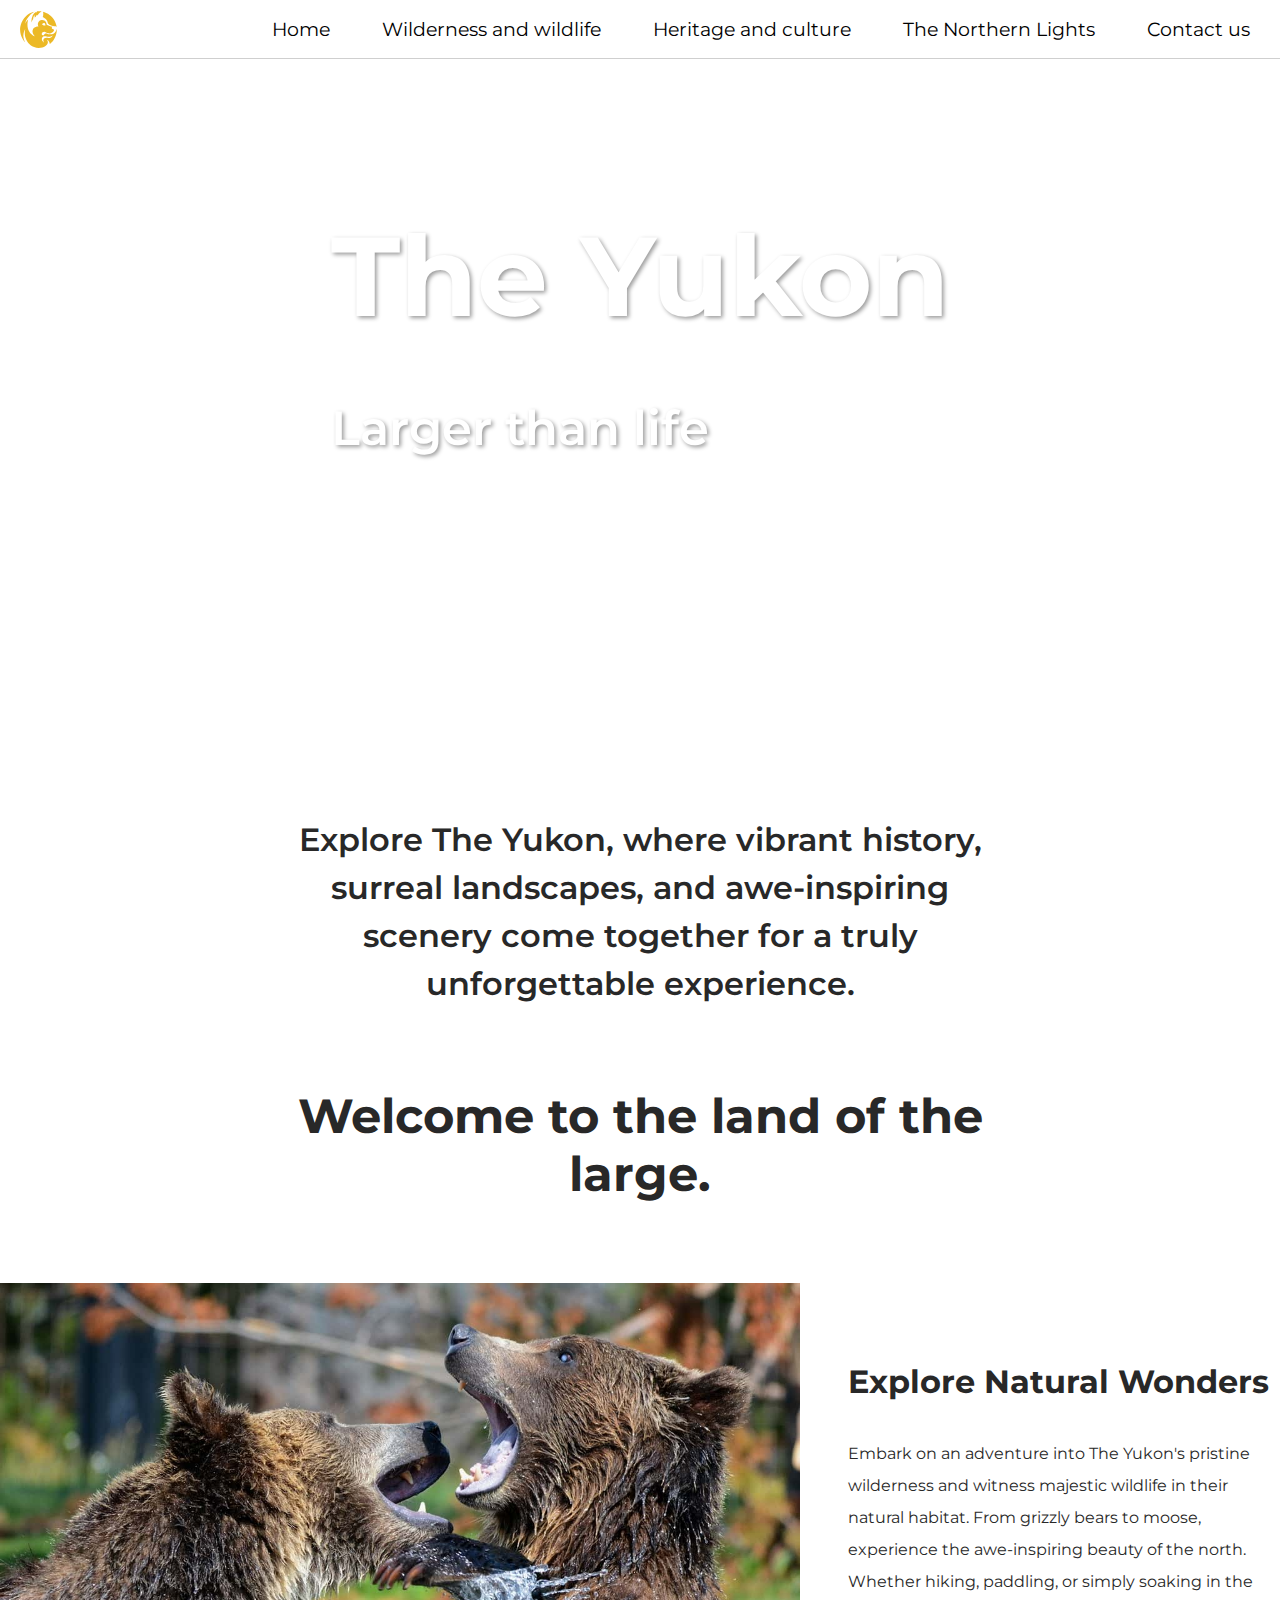
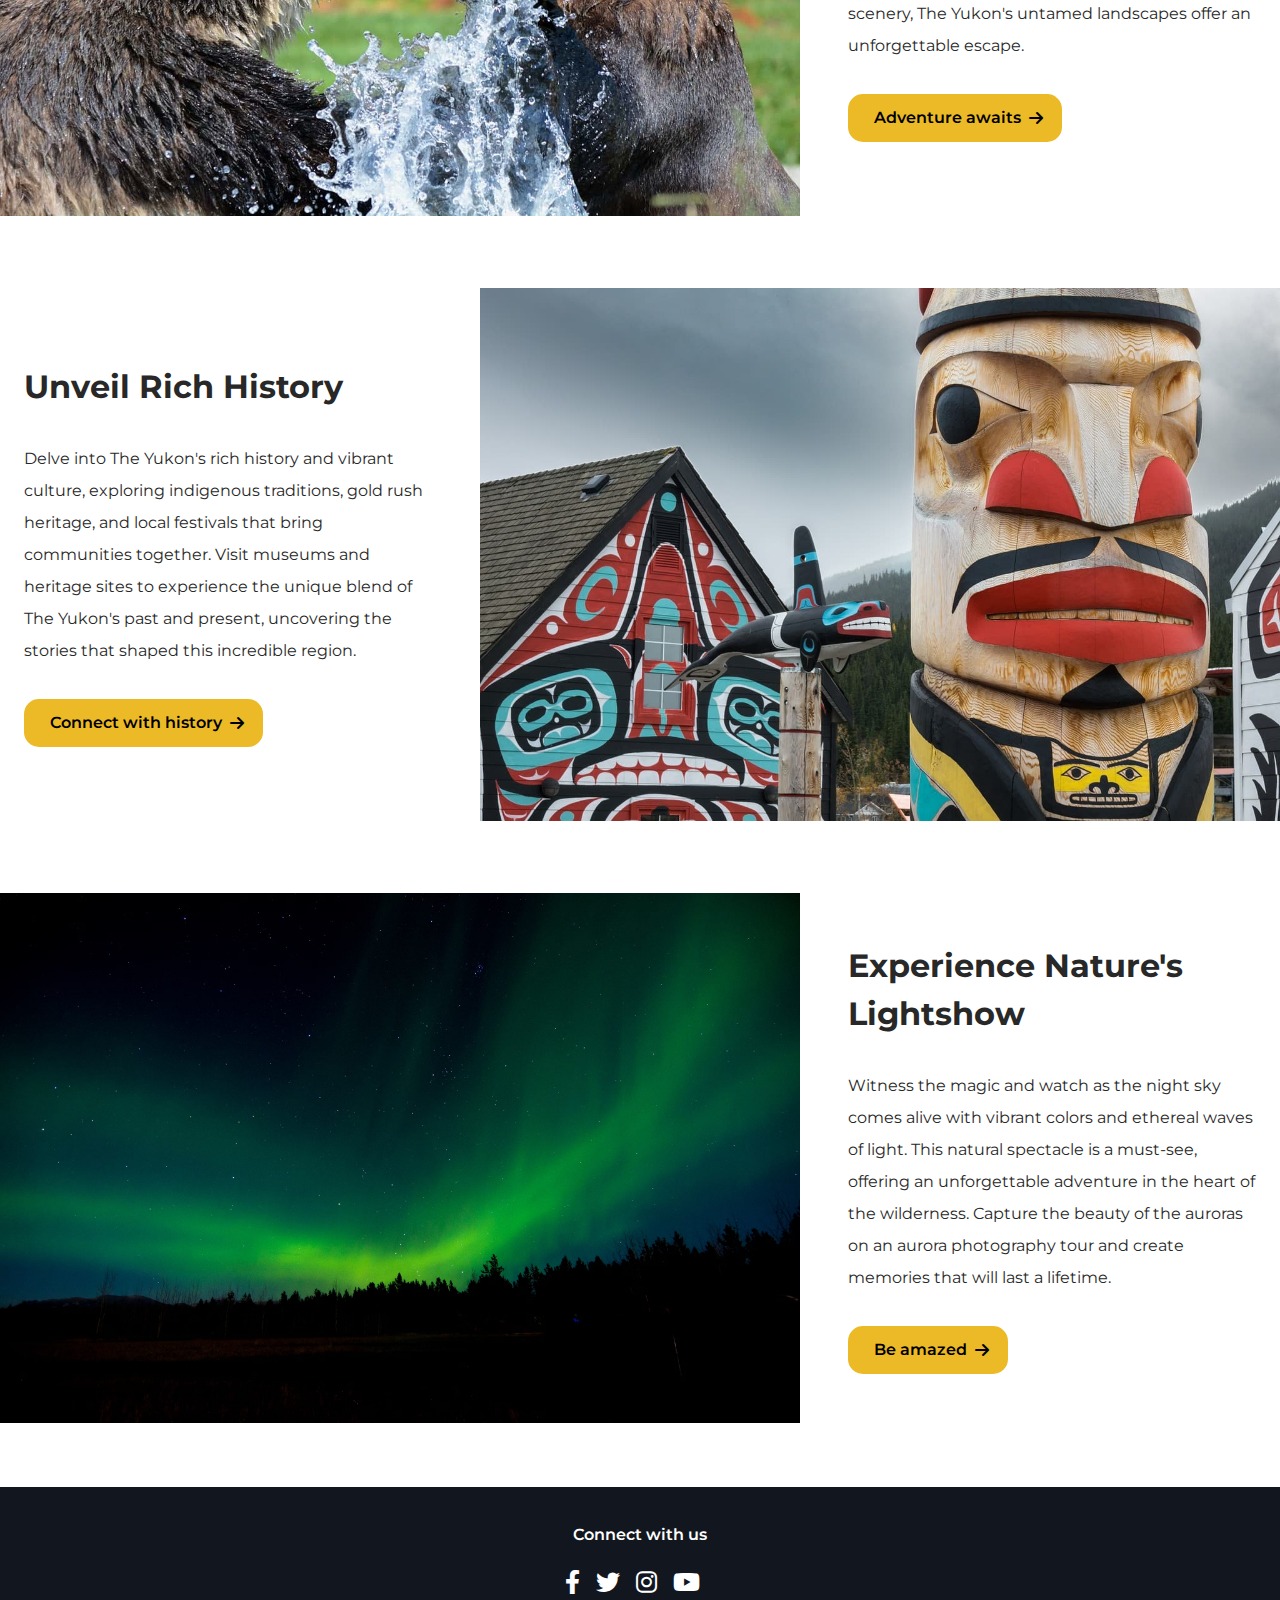
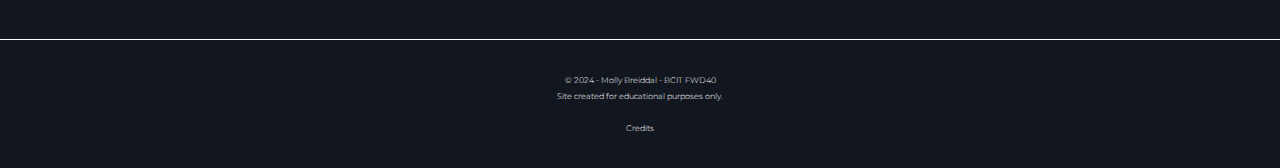
<file: index.html>
<!doctype html>
<html lang="en">
<head>
	<meta charset="utf-8">
	<meta name="viewport" content="width=device-width,initial-scale=1">
    <title>The Yukon | Larger than life</title>
    <link rel="icon" type="image/png" href="favicon-96x96.png" sizes="96x96" />
    <link rel="icon" type="image/svg+xml" href="favicon.svg" />
    <link rel="shortcut icon" href="favicon.ico" />
    <link rel="apple-touch-icon" sizes="180x180" href="apple-touch-icon.png" />
    <link rel="manifest" href="site.webmanifest" />
    <meta name="description" content="Explore The Yukon, where vibrant history, surreal landscapes, and awe-inspiring scenery come together for a truly unforgettable experience.">
    <meta name="keywords" content="Yukon, Canadian Territories, Yukon Tourism, Yukon Hunting & Fishing, Northern Lights tours">
    <meta http-equiv="Content-Type" content="text/html; charset=utf-8">
    <meta name="robots" content="index, follow">
    <meta name="language" content="English">
	<link rel="stylesheet" href="styles/normalize-fwd.css">
    <link rel="stylesheet" href="https://cdnjs.cloudflare.com/ajax/libs/font-awesome/6.0.0-beta3/css/all.min.css">
    <link rel="preconnect" href="https://fonts.googleapis.com">
    <link href="https://fonts.googleapis.com/css2?family=Epilogue:ital,wght@0,100..900;1,100..900&family=Montserrat:ital,wght@0,100..900;1,100..900&family=Roboto+Condensed:ital,wght@0,100..900;1,100..900&family=Source+Sans+3:ital,wght@0,200..900;1,200..900&display=swap" rel="stylesheet">
	<link rel="stylesheet" href="styles/general.css">
    <link rel="stylesheet" href="styles/index.css">
	<script src="scripts/scripts.js" defer></script>
</head>

<nav class="site-navigation" id="site-navigation">

        <a href="index.html" class="logo"><img src="favicon.svg" alt="Yellow malamute logo"></a>

        <button class="nav-button" id="nav-button">
            <div class="bar1"></div>
            <div class="bar2"></div>
            <div class="bar3"></div>
        </button>

        <ul class="nav" id="nav">
            <li>
                <a href="index.html">Home
                <span class="chevron"><i class="fa fa-chevron-right"></i></span></a>
            </li>
            <li>
                <a href="wilderness.html">Wilderness and wildlife
                <span class="chevron"><i class="fa fa-chevron-right"></i></span></a>
            </li>
            <li>
                <a href="heritage.html">Heritage and culture
                <span class="chevron"><i class="fa fa-chevron-right"></i></span></a>
            </li>
            <li>
                <a href="northern-lights.html">The Northern Lights
                <span class="chevron"><i class="fa fa-chevron-right"></i></span></a>
            </li>
            <li>
                <a href="contact.html">Contact us
                <span class="chevron"><i class="fa fa-chevron-right"></i></span></a>
            </li>
        </ul>        

</nav>

    <header class="site-header">
        <div class="intro">
            <h1>The Yukon</h1>
            <p>Larger than life</p>
        </div>
    
        <video class="aurora-bg" autoplay="" muted="" loop="" src="https://cdn.pixabay.com/video/2024/05/23/213425_large.mp4"></video>
        
        <a href="#site-main" title="Go to main content">
            <span class="fa fa-chevron-down"></span>
        </a>
    </header>

<main id="site-main">

    <div class="site-wrapper">

        <section>

            <p class="blurb">Explore The Yukon, where vibrant history, surreal landscapes, and awe-inspiring scenery come together for a truly unforgettable experience. </p>

            <h2>Welcome to the land of the large.</h2>

            <article class="page-cards nature">
                <a href="wilderness.html"><img src="media/grizzlies-fighting.jpg" alt="Two grizzlies fighting in water"></a>
                
                <div class="content">
                <h3>Explore Natural Wonders</h3>
                <p>Embark on an adventure into The Yukon's pristine wilderness and witness majestic wildlife in their natural habitat. From grizzly bears to moose, experience the awe-inspiring beauty of the north. Whether hiking, paddling, or simply soaking in the scenery, The Yukon's untamed landscapes offer an unforgettable escape.
                </p>

                <a class="card-button" href="wilderness.html">Adventure awaits <i class="fa fa-arrow-right"></i></a>
                </div>
            </article>
            
            <article class="page-cards culture">
                <a href="heritage.html"><img src="media/carcross-totem-pole.jpg" alt="Totem pole in Carcross"></a>
                
                <div class="content">
                <h3>Unveil Rich History</h3>
                <p>Delve into The Yukon's rich history and vibrant culture, exploring indigenous traditions, gold rush heritage, and local festivals that bring communities together. Visit museums and heritage sites to experience the unique blend of The Yukon's past and present, uncovering the stories that shaped this incredible region.
                </p>

                <a class="card-button" href="heritage.html">Connect with history <i class="fa fa-arrow-right"></i></a>
                </div>
            </article>

            <article class="page-cards aurora">
                <a href="northern-lights.html"><img src="media/whitehorse-northern-lights.jpg" alt="Aurora borealis over Whitehorse"></a>

                <div class="content">
                <h3>Experience Nature's Lightshow</h3>
                <p>Witness the magic and watch as the night sky comes alive with vibrant colors and ethereal waves of light. This natural spectacle is a must-see, offering an unforgettable adventure in the heart of the wilderness. Capture the beauty of the auroras on an aurora photography tour and create memories that will last a lifetime.
                </p>
                
                <a class="card-button" href="northern-lights.html">Be amazed <i class="fa fa-arrow-right"></i></a>
                </div>
            </article>

        </section>

    </div>

</main>

<footer class="site-footer">
    <p>Connect with us</p>
    <nav class="footer-icons">
        <ul>
            <li><a href="http://www.facebook.com"><i class="fab fa-facebook-f"></i></a></li>
            <li><a href="http://www.twitter.com"><i class="fab fa-twitter"></i></a></li>
            <li><a href="http://www.instagram.com"><i class="fab fa-instagram"></i></a></li>
            <li><a href="http://www.youtube.com"><i class="fab fa-youtube"></i></a></li>
        </ul>
    </nav>

    <p class="copyright">© 2024 - Molly Breiddal - BCIT FWD40<br>
    Site created for educational purposes only.
    <br>
    <br>
    <a href="credits.html">Credits</a>
    </p>

</footer>

</div>


</html>
</file>
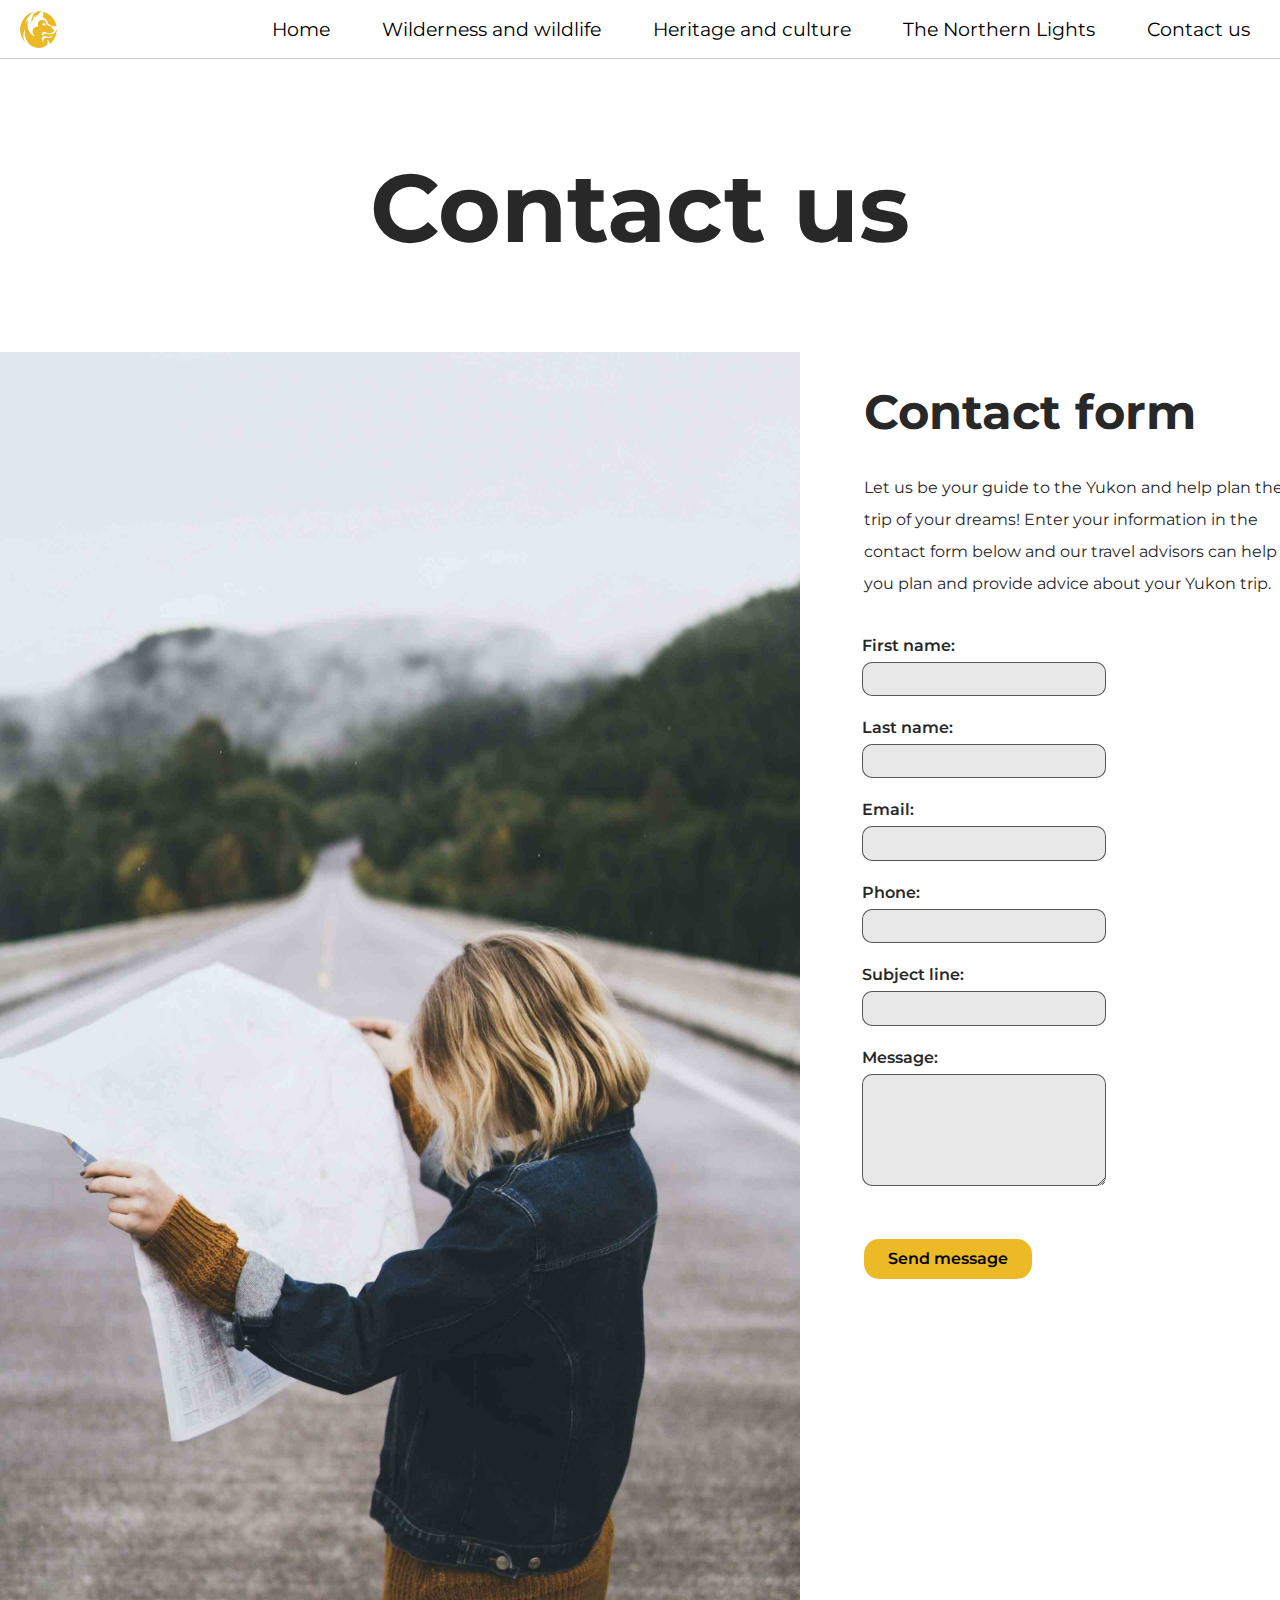
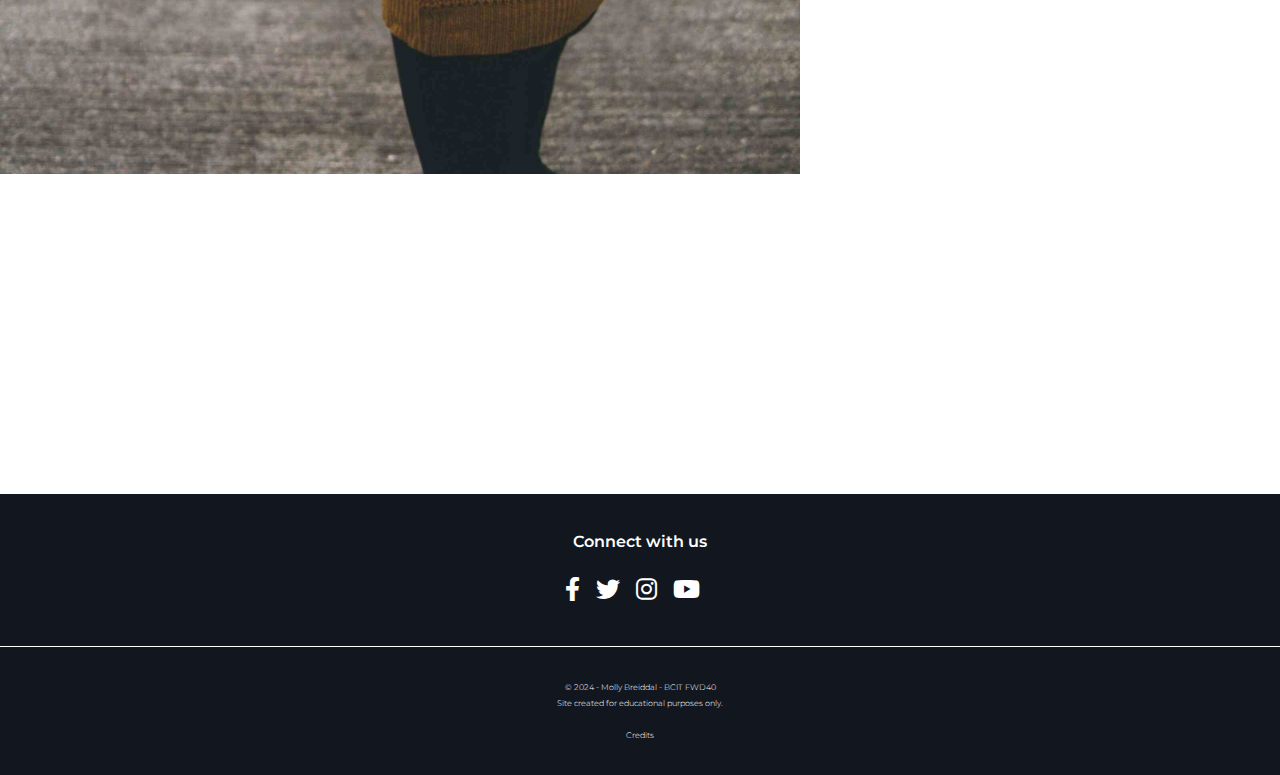
<file: contact.html>
<!doctype html>
<html lang="en">
<head>
	<meta charset="utf-8">
	<meta name="viewport" content="width=device-width,initial-scale=1">
    <title>Contact us | The Yukon</title>
    <link rel="icon" type="image/png" href="favicon-96x96.png" sizes="96x96" />
    <link rel="icon" type="image/svg+xml" href="favicon.svg" />
    <link rel="shortcut icon" href="favicon.ico" />
    <link rel="apple-touch-icon" sizes="180x180" href="apple-touch-icon.png" />
    <link rel="manifest" href="site.webmanifest" />
    <meta name="description" content="Our travel advisors can help you plan and provide advice about your Yukon trip.">
    <meta name="keywords" content="Yukon, Canadian Territories, Yukon Tourism, Yukon Hunting & Fishing, Northern Lights tours">
    <meta http-equiv="Content-Type" content="text/html; charset=utf-8">
    <meta name="robots" content="index, follow">
    <meta name="language" content="English">
	<link rel="stylesheet" href="styles/normalize-fwd.css">
    <link rel="stylesheet" href="https://cdnjs.cloudflare.com/ajax/libs/font-awesome/6.0.0-beta3/css/all.min.css">
    <link rel="preconnect" href="https://fonts.googleapis.com">
    <link href="https://fonts.googleapis.com/css2?family=Epilogue:ital,wght@0,100..900;1,100..900&family=Montserrat:ital,wght@0,100..900;1,100..900&family=Roboto+Condensed:ital,wght@0,100..900;1,100..900&family=Source+Sans+3:ital,wght@0,200..900;1,200..900&display=swap" rel="stylesheet">
	<link rel="stylesheet" href="styles/general.css">
    <link rel="stylesheet" href="styles/contact.css">
	<script src="scripts/scripts.js" defer></script>
</head>

    <nav class="site-navigation" id="site-navigation">

        <a href="index.html" class="logo"><img src="favicon.svg" alt="Yellow malamute logo"></a>

        <button class="nav-button" id="nav-button">
            <div class="bar1"></div>
            <div class="bar2"></div>
            <div class="bar3"></div>
        </button>

        <ul class="nav" id="nav">
            <li>
                <a href="index.html">Home
                <span class="chevron"><i class="fa fa-chevron-right"></i></span></a>
            </li>
            <li>
                <a href="wilderness.html">Wilderness and wildlife
                <span class="chevron"><i class="fa fa-chevron-right"></i></span></a>
            </li>
            <li>
                <a href="heritage.html">Heritage and culture
                <span class="chevron"><i class="fa fa-chevron-right"></i></span></a>
            </li>
            <li>
                <a href="northern-lights.html">The Northern Lights
                <span class="chevron"><i class="fa fa-chevron-right"></i></span></a>
            </li>
            <li>
                <a href="contact.html">Contact us
                <span class="chevron"><i class="fa fa-chevron-right"></i></span></a>
            </li>
        </ul>        

    </nav>

<header class="site-header">

    <h1>Contact us</h1>

</header>

<main id="site-main">

        <div class="site-wrapper">
            <article class="flex-container">
                <img src="media/PNW-road.jpg" alt="Woman standing in the road looking at a map">
                
                <div class="content-form">
                    <div class="content">
                        <h3>Contact form</h3>
                        <p>Let us be your guide to the Yukon and help plan the trip of your dreams! Enter your information in the contact form below and our travel advisors can help you plan and provide advice about your Yukon trip.</p>
                    </div>
    
                    <div class="contact">
                        <form action="#" method="post">
                            <fieldset>
                                <label for="first-name">First name:</label>
                                <input type="text" name="first-name">
                                
                                <label for="last-name">Last name:</label>
                                <input type="text" name="last-name">
                                
                                <label for="mail">Email:</label>
                                <input type="text" name="email">
                                
                                <label for="phone-number">Phone:</label>
                                <input type="text" name="phone-number">
                                
                                <label for="subject-line">Subject line:</label>
                                <input type="text" name="subject-line">
                                
                                <label for="message">Message:</label>
                                <textarea name="message"></textarea>
                            </fieldset>

                            <button>Send message</button>
                        </form>
                    </div>
                </div>
            </article>
        </div>

</main>

<footer class="site-footer">
    <p>Connect with us</p>
    <nav class="footer-icons">
        <ul>
            <li><a href="http://www.facebook.com"><i class="fab fa-facebook-f"></i></a></li>
            <li><a href="http://www.twitter.com"><i class="fab fa-twitter"></i></a></li>
            <li><a href="http://www.instagram.com"><i class="fab fa-instagram"></i></a></li>
            <li><a href="http://www.youtube.com"><i class="fab fa-youtube"></i></a></li>
        </ul>
    </nav>

    <p class="copyright">© 2024 - Molly Breiddal - BCIT FWD40<br>
    Site created for educational purposes only.
    <br>
    <br>
    <a href="credits.html">Credits</a>
    </p>

</footer>

</div>


</html>
</file>
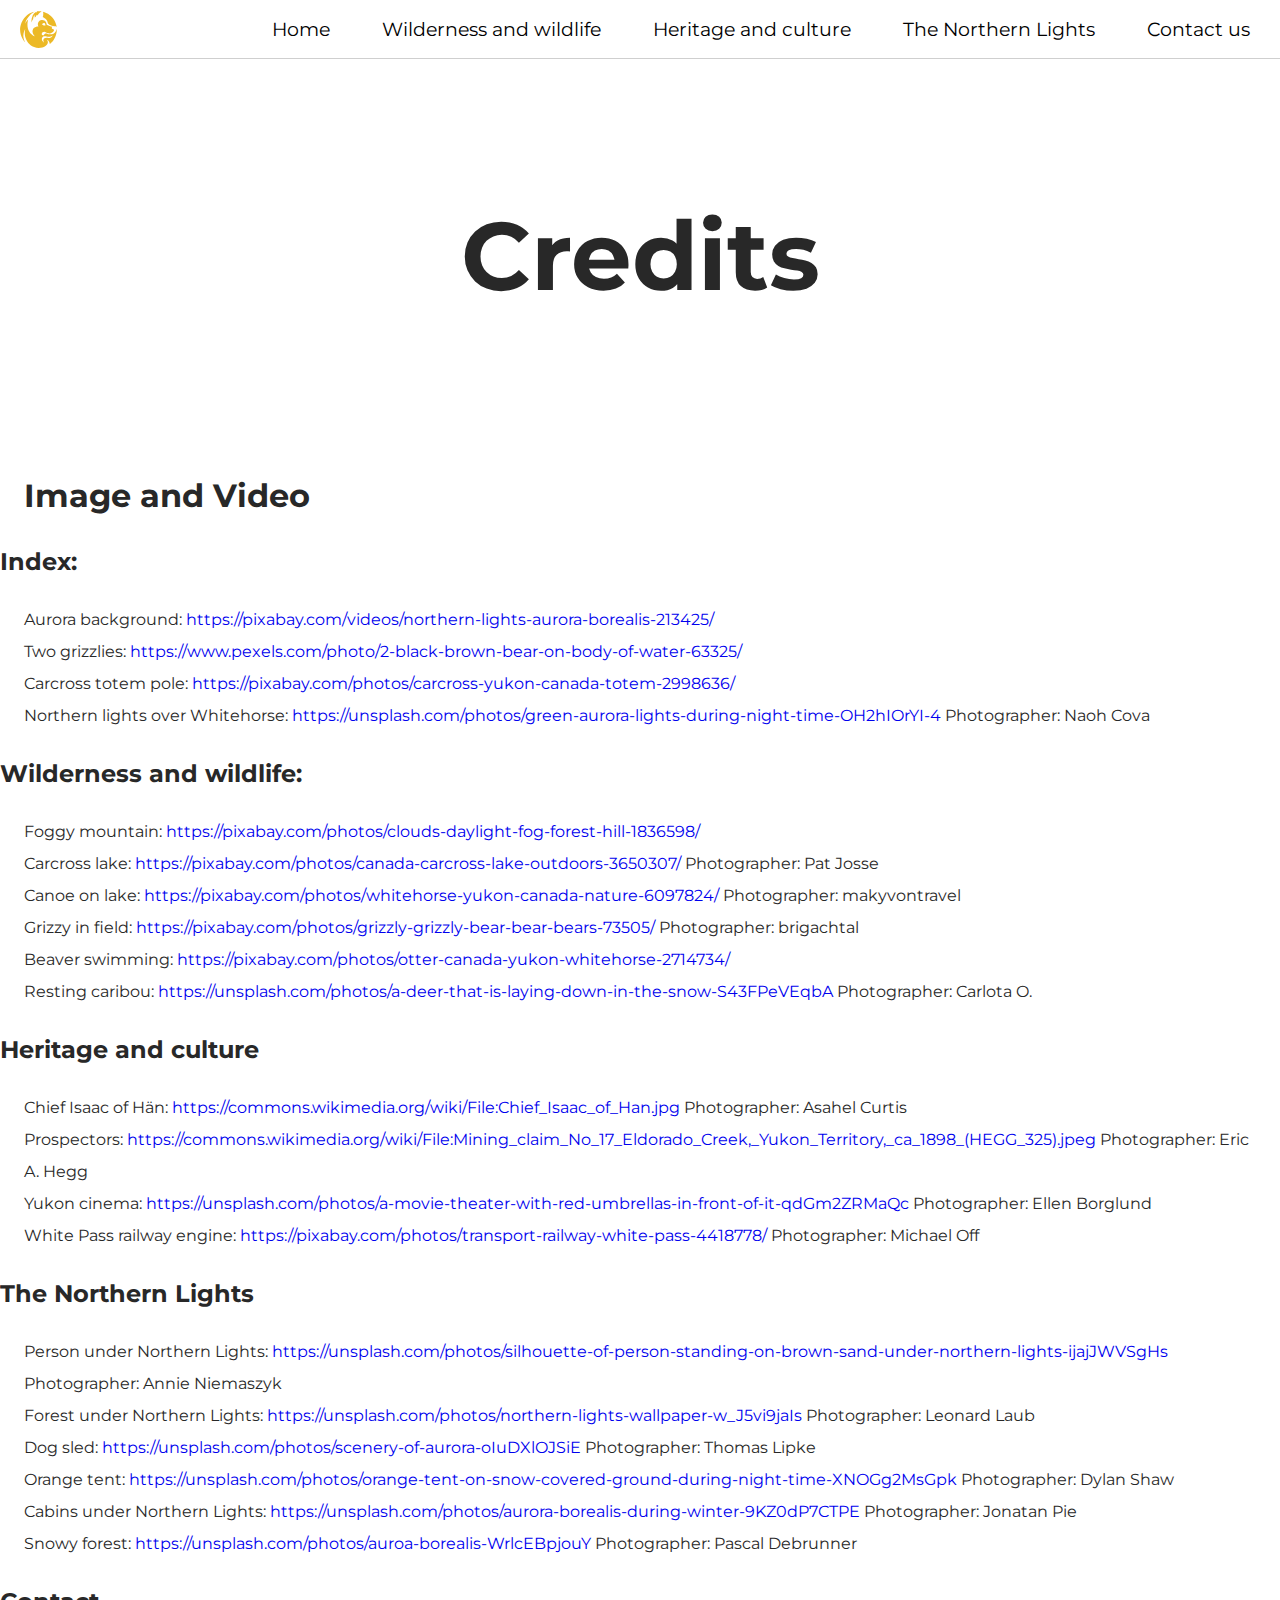
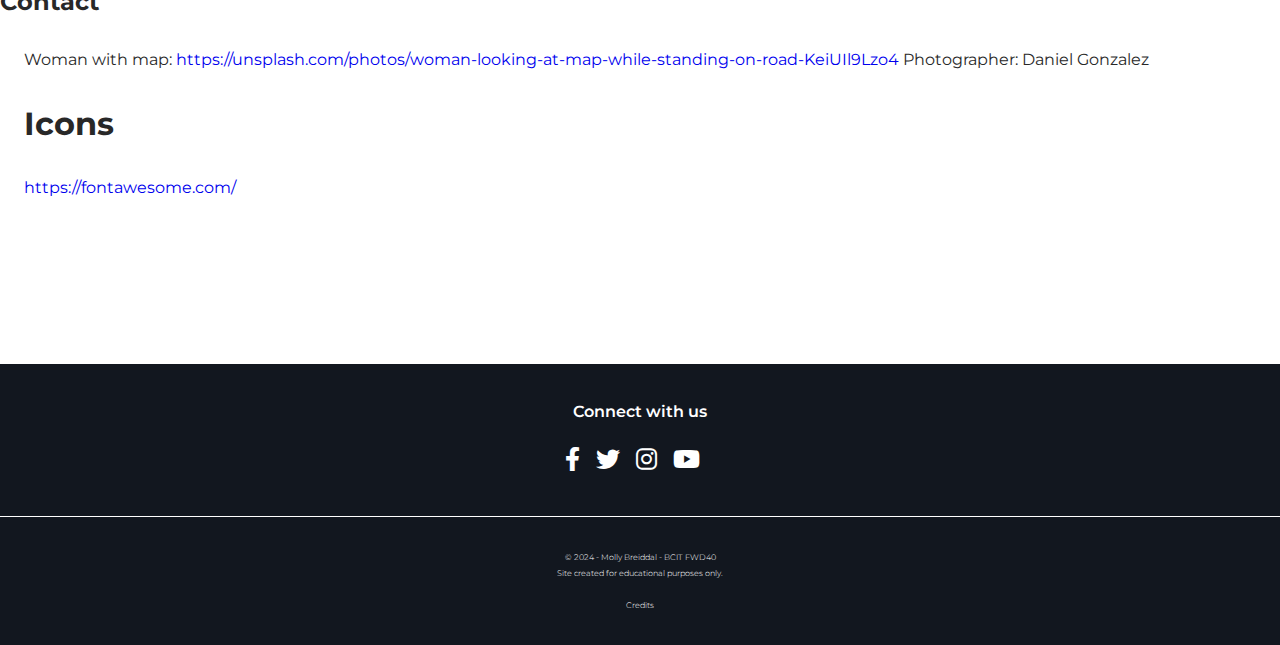
<file: credits.html>
<!doctype html>
<html lang="en">
<head>
	<meta charset="utf-8">
	<meta name="viewport" content="width=device-width,initial-scale=1">
    <title>Site Credits | The Yukon</title>
    <link rel="icon" type="image/png" href="favicon-96x96.png" sizes="96x96" />
    <link rel="icon" type="image/svg+xml" href="favicon.svg" />
    <link rel="shortcut icon" href="favicon.ico" />
    <link rel="apple-touch-icon" sizes="180x180" href="apple-touch-icon.png" />
    <link rel="manifest" href="site.webmanifest" />
    <meta name="keywords" content="Yukon, Canadian Territories, Yukon Tourism, Yukon Hunting & Fishing, Northern Lights tours">
    <meta http-equiv="Content-Type" content="text/html; charset=utf-8">
    <meta name="robots" content="index, follow">
    <meta name="language" content="English">
	<link rel="stylesheet" href="styles/normalize-fwd.css">
    <link rel="stylesheet" href="https://cdnjs.cloudflare.com/ajax/libs/font-awesome/6.0.0-beta3/css/all.min.css">
    <link rel="preconnect" href="https://fonts.googleapis.com">
    <link href="https://fonts.googleapis.com/css2?family=Epilogue:ital,wght@0,100..900;1,100..900&family=Montserrat:ital,wght@0,100..900;1,100..900&family=Roboto+Condensed:ital,wght@0,100..900;1,100..900&family=Source+Sans+3:ital,wght@0,200..900;1,200..900&display=swap" rel="stylesheet">
	<link rel="stylesheet" href="styles/general.css">
	<script src="scripts/scripts.js" defer></script>
</head>


<nav class="site-navigation" id="site-navigation">

    <a href="index.html" class="logo"><img src="favicon.svg" alt="Yellow malamute logo"></a>

        <button class="nav-button" id="nav-button">
            <div class="bar1"></div>
            <div class="bar2"></div>
            <div class="bar3"></div>
        </button>

        <ul class="nav" id="nav">
            <li>
                <a href="index.html">Home
                <span class="chevron"><i class="fa fa-chevron-right"></i></span></a>
            </li>
            <li>
                <a href="wilderness.html">Wilderness and wildlife
                <span class="chevron"><i class="fa fa-chevron-right"></i></span></a>
            </li>
            <li>
                <a href="heritage.html">Heritage and culture
                <span class="chevron"><i class="fa fa-chevron-right"></i></span></a>
            </li>
            <li>
                <a href="northern-lights.html">The Northern Lights
                <span class="chevron"><i class="fa fa-chevron-right"></i></span></a>
            </li>
            <li>
                <a href="contact.html">Contact us
                <span class="chevron"><i class="fa fa-chevron-right"></i></span></a>
            </li>
        </ul>        

</nav>

    <header class="site-header">

        <h1>Credits</h1>

    </header>

<main id="site-main">

    <div class="site-wrapper">

        <h2>Image and Video</h2>

        <h3>Index:</h3>

        <p>
            Aurora background: <a href="https://pixabay.com/videos/northern-lights-aurora-borealis-213425/">https://pixabay.com/videos/northern-lights-aurora-borealis-213425/</a>
            <br>
            Two grizzlies: <a href="https://www.pexels.com/photo/2-black-brown-bear-on-body-of-water-63325/">https://www.pexels.com/photo/2-black-brown-bear-on-body-of-water-63325/</a>
            <br>
            Carcross totem pole: <a href="https://pixabay.com/photos/carcross-yukon-canada-totem-2998636/">https://pixabay.com/photos/carcross-yukon-canada-totem-2998636/</a>
            <br>
            Northern lights over Whitehorse: <a href="https://unsplash.com/photos/green-aurora-lights-during-night-time-OH2hIOrYI-4">https://unsplash.com/photos/green-aurora-lights-during-night-time-OH2hIOrYI-4</a> Photographer: Naoh Cova
        </p>

        <h3>Wilderness and wildlife:</h3>

        <p>
            Foggy mountain: <a href="https://pixabay.com/photos/clouds-daylight-fog-forest-hill-1836598/">https://pixabay.com/photos/clouds-daylight-fog-forest-hill-1836598/</a>
            <br>
            Carcross lake: <a href="https://pixabay.com/photos/canada-carcross-lake-outdoors-3650307/">https://pixabay.com/photos/canada-carcross-lake-outdoors-3650307/</a> Photographer: Pat Josse
            <br>
            Canoe on lake: <a href="https://pixabay.com/photos/whitehorse-yukon-canada-nature-6097824/">https://pixabay.com/photos/whitehorse-yukon-canada-nature-6097824/</a> Photographer: makyvontravel
            <br>
            Grizzy in field: <a href="https://pixabay.com/photos/grizzly-grizzly-bear-bear-bears-73505/">https://pixabay.com/photos/grizzly-grizzly-bear-bear-bears-73505/</a> Photographer: brigachtal
            <br>
            Beaver swimming: <a href="https://pixabay.com/photos/otter-canada-yukon-whitehorse-2714734/">https://pixabay.com/photos/otter-canada-yukon-whitehorse-2714734/</a>
            <br>
            Resting caribou: <a href="https://unsplash.com/photos/a-deer-that-is-laying-down-in-the-snow-S43FPeVEqbA">https://unsplash.com/photos/a-deer-that-is-laying-down-in-the-snow-S43FPeVEqbA</a> Photographer: Carlota O.
        </p>

        <h3>Heritage and culture</h3>

        <p>
            Chief Isaac of Hän: <a href="https://commons.wikimedia.org/wiki/File:Chief_Isaac_of_Han.jpg">https://commons.wikimedia.org/wiki/File:Chief_Isaac_of_Han.jpg</a> Photographer: Asahel Curtis
            <br>
            Prospectors: <a href="https://commons.wikimedia.org/wiki/File:Mining_claim_No_17_Eldorado_Creek,_Yukon_Territory,_ca_1898_(HEGG_325).jpeg">https://commons.wikimedia.org/wiki/File:Mining_claim_No_17_Eldorado_Creek,_Yukon_Territory,_ca_1898_(HEGG_325).jpeg</a> Photographer: Eric A. Hegg
            <br>
            Yukon cinema: <a href="https://unsplash.com/photos/a-movie-theater-with-red-umbrellas-in-front-of-it-qdGm2ZRMaQc">https://unsplash.com/photos/a-movie-theater-with-red-umbrellas-in-front-of-it-qdGm2ZRMaQc</a> Photographer: Ellen Borglund
            <br>
            White Pass railway engine: <a href="https://pixabay.com/photos/transport-railway-white-pass-4418778/">https://pixabay.com/photos/transport-railway-white-pass-4418778/</a> Photographer: Michael Off
        </p>

        <h3>The Northern Lights</h3>

        <p>
            Person under Northern Lights: <a href="https://unsplash.com/photos/silhouette-of-person-standing-on-brown-sand-under-northern-lights-ijajJWVSgHs">https://unsplash.com/photos/silhouette-of-person-standing-on-brown-sand-under-northern-lights-ijajJWVSgHs</a> Photographer: Annie Niemaszyk
            <br>
            Forest under Northern Lights: <a href="https://unsplash.com/photos/northern-lights-wallpaper-w_J5vi9jaIs">https://unsplash.com/photos/northern-lights-wallpaper-w_J5vi9jaIs</a> Photographer: Leonard Laub
            <br>
            Dog sled: <a href="https://unsplash.com/photos/scenery-of-aurora-oIuDXlOJSiE">https://unsplash.com/photos/scenery-of-aurora-oIuDXlOJSiE</a> Photographer: Thomas Lipke
            <br>
            Orange tent: <a href="https://unsplash.com/photos/orange-tent-on-snow-covered-ground-during-night-time-XNOGg2MsGpk">https://unsplash.com/photos/orange-tent-on-snow-covered-ground-during-night-time-XNOGg2MsGpk</a> Photographer: Dylan Shaw
            <br>
            Cabins under Northern Lights: <a href="https://unsplash.com/photos/aurora-borealis-during-winter-9KZ0dP7CTPE">https://unsplash.com/photos/aurora-borealis-during-winter-9KZ0dP7CTPE</a> Photographer: Jonatan Pie
            <br>
            Snowy forest: <a href="https://unsplash.com/photos/auroa-borealis-WrlcEBpjouY">https://unsplash.com/photos/auroa-borealis-WrlcEBpjouY</a> Photographer: Pascal Debrunner
        </p>

        <h3>Contact</h3>

            <p>
                Woman with map: <a href="https://unsplash.com/photos/woman-looking-at-map-while-standing-on-road-KeiUIl9Lzo4">https://unsplash.com/photos/woman-looking-at-map-while-standing-on-road-KeiUIl9Lzo4</a> Photographer: Daniel Gonzalez
            </p>

        <h2>Icons</h2>

        <p><a href="https://fontawesome.com/">https://fontawesome.com/</a></p>

    </div>

</main>

<footer class="site-footer">
    <p>Connect with us</p>
    <nav class="footer-icons">
        <ul>
            <li><a href="http://www.facebook.com"><i class="fab fa-facebook-f"></i></a></li>
            <li><a href="http://www.twitter.com"><i class="fab fa-twitter"></i></a></li>
            <li><a href="http://www.instagram.com"><i class="fab fa-instagram"></i></a></li>
            <li><a href="http://www.youtube.com"><i class="fab fa-youtube"></i></a></li>
        </ul>
    </nav>

    <p class="copyright">© 2024 - Molly Breiddal - BCIT FWD40<br>
    Site created for educational purposes only.
    <br>
    <br>
    <a href="credits.html">Credits</a>
    </p>

</footer>

</div>


</html>
</file>
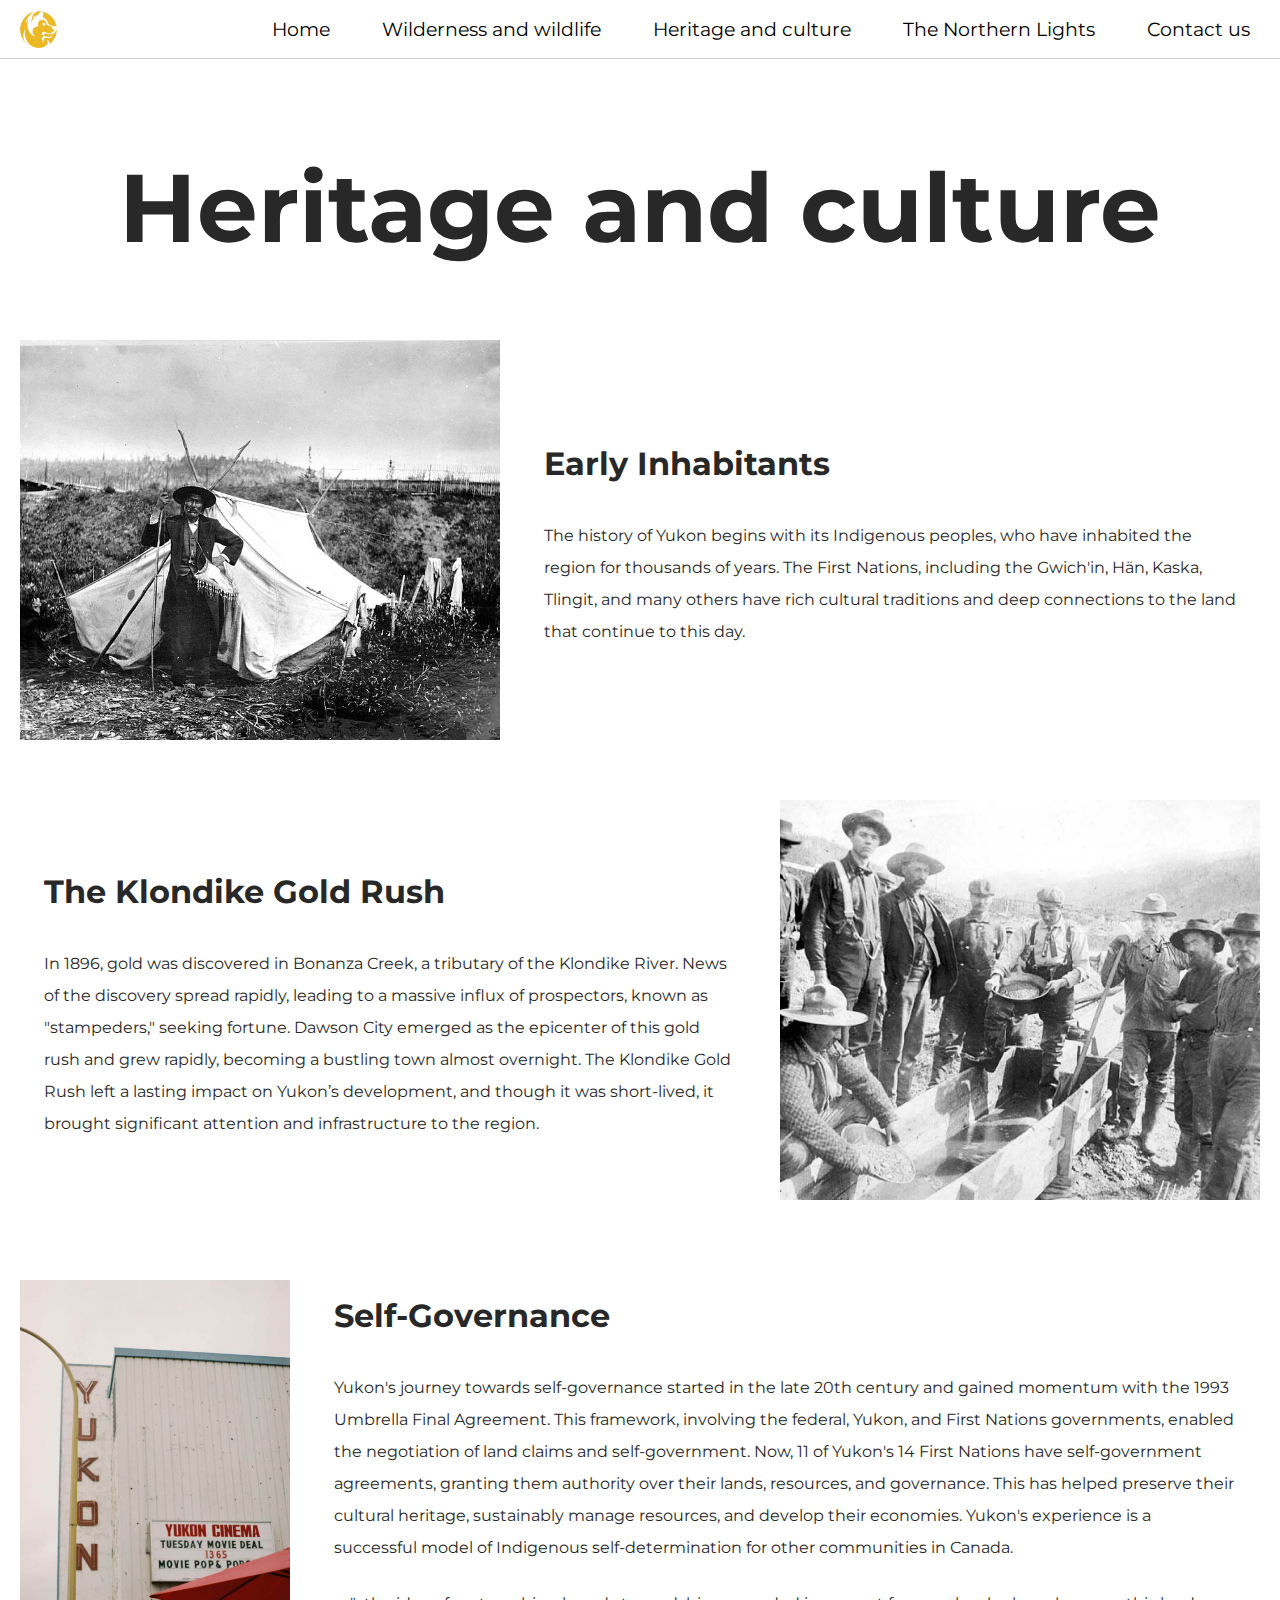
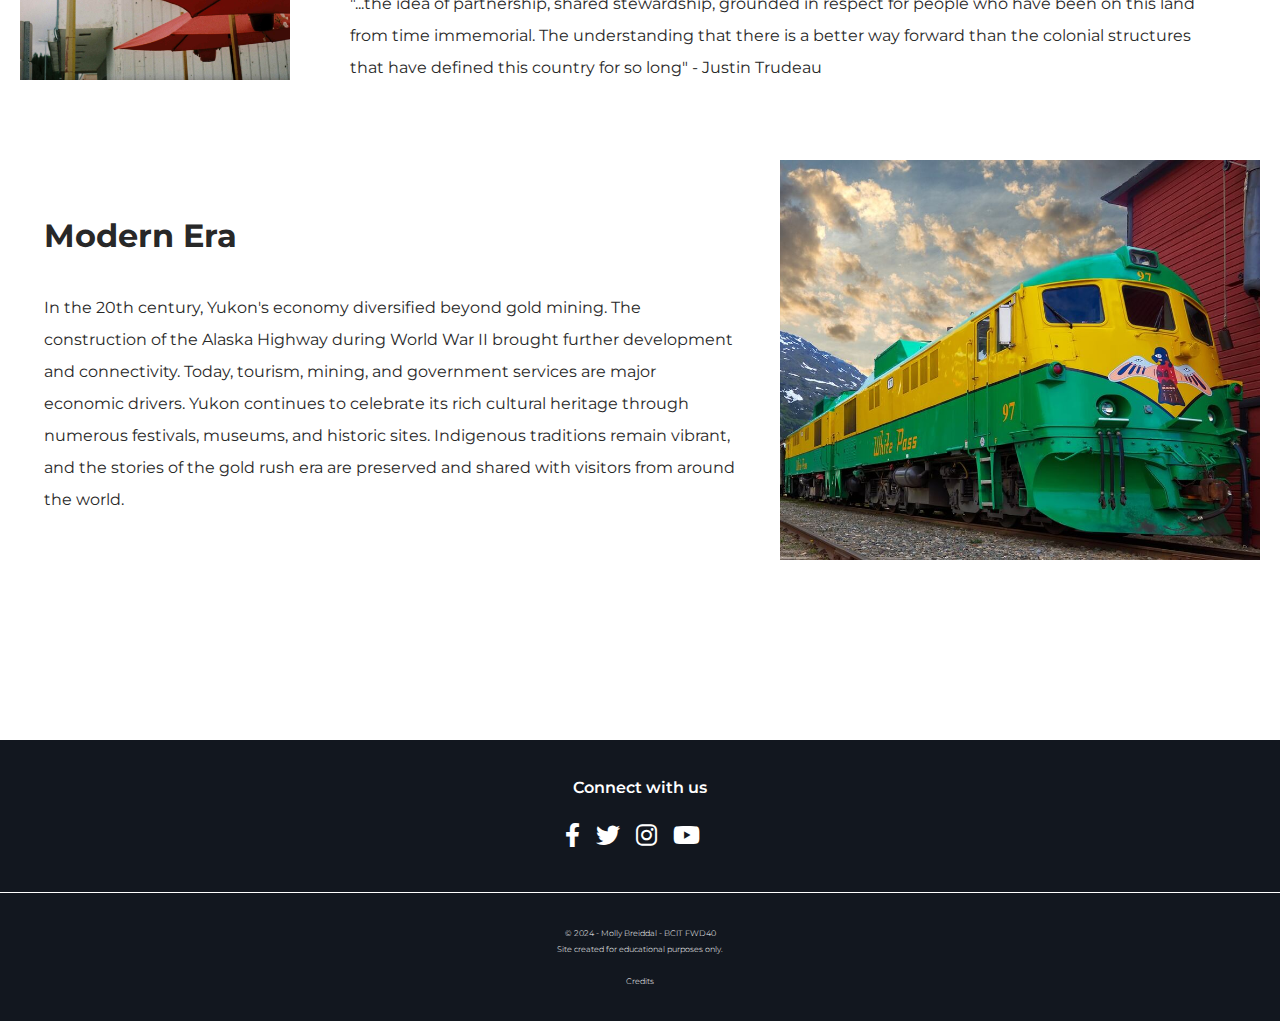
<file: heritage.html>
<!doctype html>
<html lang="en">
<head>
	<meta charset="utf-8">
	<meta name="viewport" content="width=device-width,initial-scale=1">
    <title>Heritage and culture | The Yukon</title>
    <link rel="icon" type="image/png" href="favicon-96x96.png" sizes="96x96" />
    <link rel="icon" type="image/svg+xml" href="favicon.svg" />
    <link rel="shortcut icon" href="favicon.ico" />
    <link rel="apple-touch-icon" sizes="180x180" href="apple-touch-icon.png" />
    <link rel="manifest" href="site.webmanifest" />
    <meta name="description" content="The history of Yukon begins with its Indigenous peoples, who have inhabited the region for thousands of years. The First Nations, including the Gwich'in, Hän, Kaska, Tlingit, and many others have rich cultural traditions and deep connections to the land that continue to this day.">
    <meta name="keywords" content="Yukon, Canadian Territories, Yukon Tourism, Yukon Hunting & Fishing, Northern Lights tours">
    <meta http-equiv="Content-Type" content="text/html; charset=utf-8">
    <meta name="robots" content="index, follow">
    <meta name="language" content="English">
	<link rel="stylesheet" href="styles/normalize-fwd.css">
    <link rel="stylesheet" href="https://cdnjs.cloudflare.com/ajax/libs/font-awesome/6.0.0-beta3/css/all.min.css">
    <link rel="preconnect" href="https://fonts.googleapis.com">
    <link href="https://fonts.googleapis.com/css2?family=Epilogue:ital,wght@0,100..900;1,100..900&family=Montserrat:ital,wght@0,100..900;1,100..900&family=Roboto+Condensed:ital,wght@0,100..900;1,100..900&family=Source+Sans+3:ital,wght@0,200..900;1,200..900&display=swap" rel="stylesheet">
	<link rel="stylesheet" href="styles/general.css">
    <link rel="stylesheet" href="styles/heritage.css">
	<script src="scripts/scripts.js" defer></script>
</head>

    <nav class="site-navigation" id="site-navigation">

        <a href="index.html" class="logo"><img src="favicon.svg" alt="Yellow malamute logo"></a>

        <button class="nav-button" id="nav-button">
            <div class="bar1"></div>
            <div class="bar2"></div>
            <div class="bar3"></div>
        </button>

        <ul class="nav" id="nav">
            <li>
                <a href="index.html">Home
                <span class="chevron"><i class="fa fa-chevron-right"></i></span></a>
            </li>
            <li>
                <a href="wilderness.html">Wilderness and wildlife
                <span class="chevron"><i class="fa fa-chevron-right"></i></span></a>
            </li>
            <li>
                <a href="heritage.html">Heritage and culture
                <span class="chevron"><i class="fa fa-chevron-right"></i></span></a>
            </li>
            <li>
                <a href="northern-lights.html">The Northern Lights
                <span class="chevron"><i class="fa fa-chevron-right"></i></span></a>
            </li>
            <li>
                <a href="contact.html">Contact us
                <span class="chevron"><i class="fa fa-chevron-right"></i></span></a>
            </li>
        </ul>        

    </nav>

    <header class="site-header">

        <h1>Heritage and culture</h1>
    
    </header>

<main id="site-main">

    <div class="site-wrapper">

            <section>
    
                <article class="page-cards earlyhistory">
                    
                    <div class="content">
                        <h3>Early Inhabitants</h3>
                        <p>The history of Yukon begins with its Indigenous peoples, who have inhabited the region for thousands of years. The First Nations, including the Gwich'in, Hän, Kaska, Tlingit, and many others have rich cultural traditions and deep connections to the land that continue to this day.</p>
                    </div>
                    <img src="media/Chief_Isaac_of_Han.jpg" alt="Black and white photograph of Chief Isaac of Hän">

                </article>
                
                <article class="page-cards goldrush">
                    
                    <div class="content">
                        <h3>The Klondike Gold Rush</h3>
                        <p>In 1896, gold was discovered in Bonanza Creek, a tributary of the Klondike River. News of the discovery spread rapidly, leading to a massive influx of prospectors, known as "stampeders," seeking fortune. Dawson City emerged as the epicenter of this gold rush and grew rapidly, becoming a bustling town almost overnight. The Klondike Gold Rush left a lasting impact on Yukon’s development, and though it was short-lived, it brought significant attention and infrastructure to the region.</p>
                    </div>
                    <img src="media/klondike-gold-rush.jpg" alt="Black and white photograph of prospectors panning for gold">

                </article>
    
                <article class="page-cards government">
                    
                    <div class="content">
                        <h3>Self-Governance</h3>
                        <p>Yukon's journey towards self-governance started in the late 20th century and gained momentum with the 1993 Umbrella Final Agreement. This framework, involving the federal, Yukon, and First Nations governments, enabled the negotiation of land claims and self-government. Now, 11 of Yukon's 14 First Nations have self-government agreements, granting them authority over their lands, resources, and governance. This has helped preserve their cultural heritage, sustainably manage resources, and develop their economies. Yukon's experience is a successful model of Indigenous self-determination for other communities in Canada.
                        </p>
            
                        <blockquote cite="https://www.youtube.com/watch?v=wPejVSZ9ph4">"...the idea of partnership, shared stewardship, grounded in respect for people who have been on this land from time immemorial. The understanding that there is a better way forward than the colonial structures that have defined this country for so long"
                            - Justin Trudeau
                        </blockquote>
                    </div>
                    <img src="media/yukon-cinema.jpg" alt="A building with a sign that reads 'Yukon Cinema, Tuesday movie deal, 13.65, Movie pop & popcorn">

                </article>

                <article class="page-cards modernday">
                    <div class="content">
                        <h3>Modern Era</h3>
                        <p>In the 20th century, Yukon's economy diversified beyond gold mining. The construction of the Alaska Highway during World War II brought further development and connectivity. Today, tourism, mining, and government services are major economic drivers. Yukon continues to celebrate its rich cultural heritage through numerous festivals, museums, and historic sites. Indigenous traditions remain vibrant, and the stories of the gold rush era are preserved and shared with visitors from around the world.</p>
                    </div>
                    <img src="media/white-pass-railway.jpg" alt="A green and yellow train engine with the words 'White Pass' painted of the side">

                </article>

            </section>
    
    </div>

</main>

<footer class="site-footer">
    <p>Connect with us</p>
    <nav class="footer-icons">
        <ul>
            <li><a href="http://www.facebook.com"><i class="fab fa-facebook-f"></i></a></li>
            <li><a href="http://www.twitter.com"><i class="fab fa-twitter"></i></a></li>
            <li><a href="http://www.instagram.com"><i class="fab fa-instagram"></i></a></li>
            <li><a href="http://www.youtube.com"><i class="fab fa-youtube"></i></a></li>
        </ul>
    </nav>

    <p class="copyright">© 2024 - Molly Breiddal - BCIT FWD40<br>
    Site created for educational purposes only.
    <br>
    <br>
    <a href="credits.html">Credits</a>
    </p>

</footer>

</div>

</html>
</file>
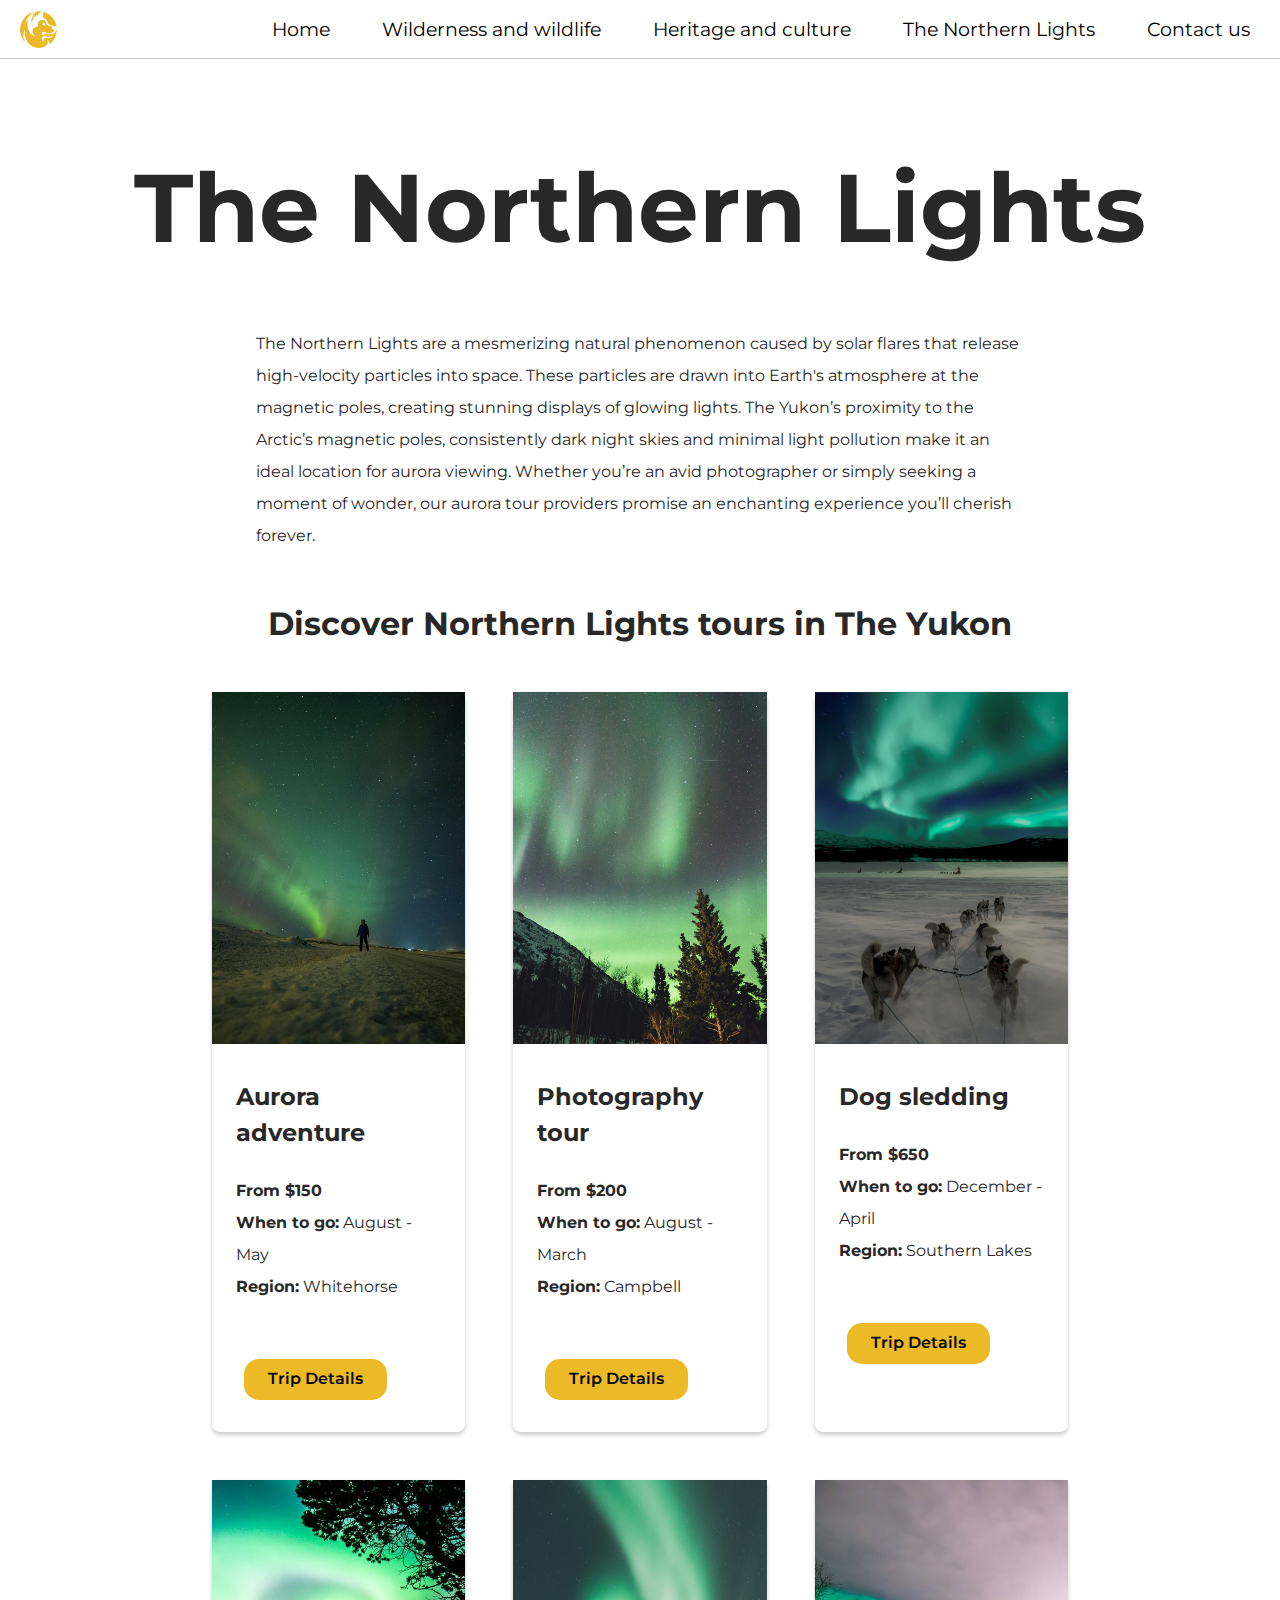
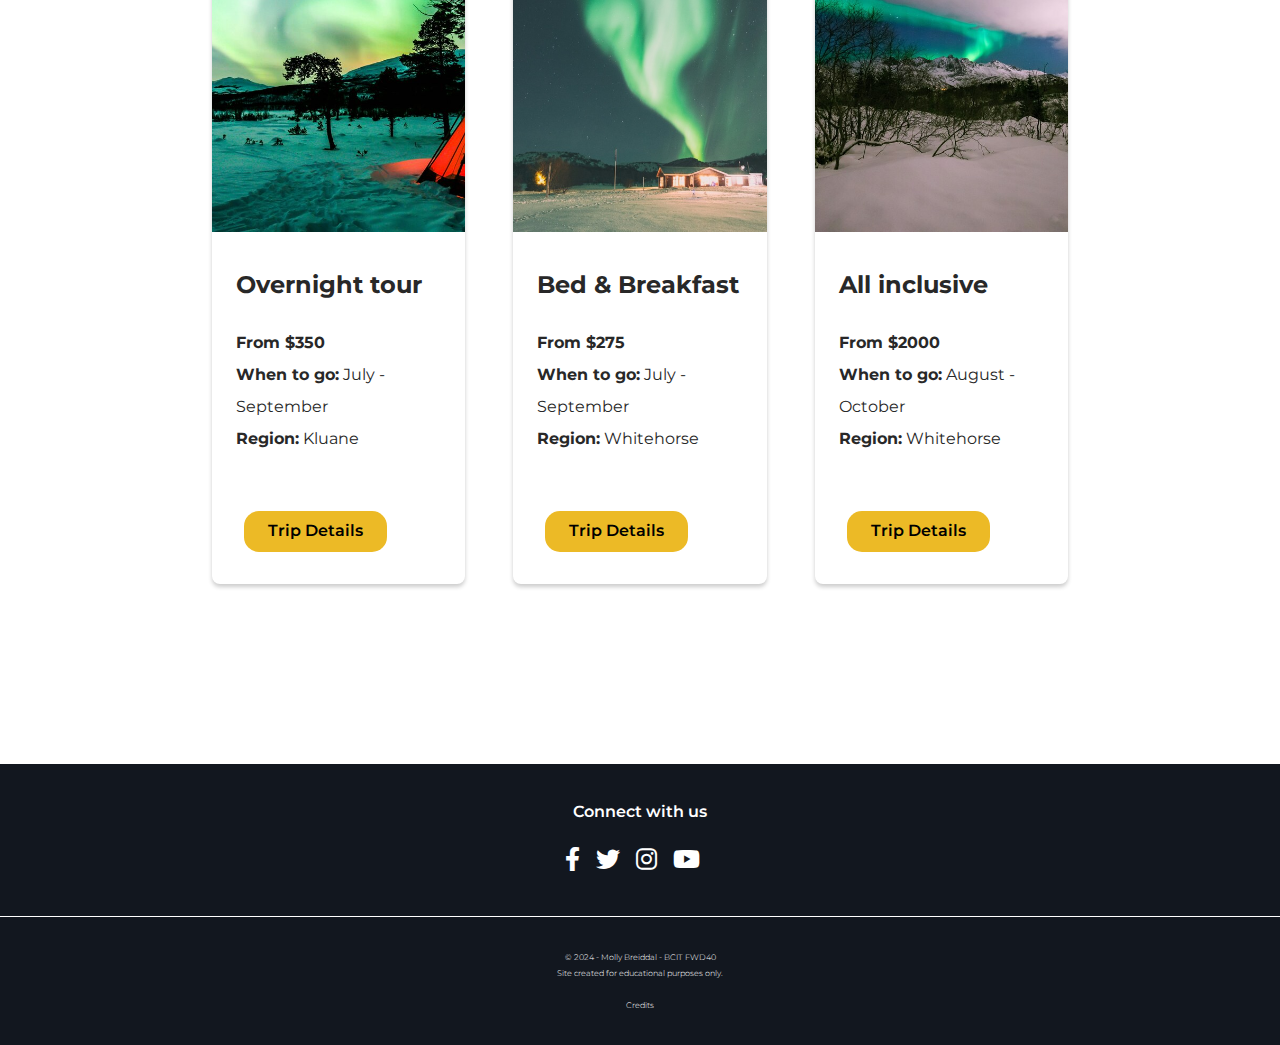
<file: northern-lights.html>
<!doctype html>
<html lang="en">
<head>
	<meta charset="utf-8">
	<meta name="viewport" content="width=device-width,initial-scale=1">
    <title>Aurora tours | The Yukon</title>
    <link rel="icon" type="image/png" href="favicon-96x96.png" sizes="96x96" />
    <link rel="icon" type="image/svg+xml" href="favicon.svg" />
    <link rel="shortcut icon" href="favicon.ico" />
    <link rel="apple-touch-icon" sizes="180x180" href="apple-touch-icon.png" />
    <link rel="manifest" href="site.webmanifest" />
    <meta name="description" content="The Yukon’s proximity to the Arctic’s magnetic poles, consistently dark night skies and minimal light pollution make it an ideal location for aurora viewing.">
    <meta name="keywords" content="Yukon, Canadian Territories, Yukon Tourism, Yukon Hunting & Fishing, Northern Lights tours">
    <meta http-equiv="Content-Type" content="text/html; charset=utf-8">
    <meta name="robots" content="index, follow">
    <meta name="language" content="English">
	<link rel="stylesheet" href="styles/normalize-fwd.css">
    <link rel="stylesheet" href="https://cdnjs.cloudflare.com/ajax/libs/font-awesome/6.0.0-beta3/css/all.min.css">
    <link rel="preconnect" href="https://fonts.googleapis.com">
    <link href="https://fonts.googleapis.com/css2?family=Epilogue:ital,wght@0,100..900;1,100..900&family=Montserrat:ital,wght@0,100..900;1,100..900&family=Roboto+Condensed:ital,wght@0,100..900;1,100..900&family=Source+Sans+3:ital,wght@0,200..900;1,200..900&display=swap" rel="stylesheet">
	<link rel="stylesheet" href="styles/general.css">
    <link rel="stylesheet" href="styles/northern-lights.css">
	<script src="scripts/scripts.js" defer></script>
</head>

    <nav class="site-navigation" id="site-navigation">

        <a href="index.html" class="logo"><img src="favicon.svg" alt="Yellow malamute logo"></a>

        <button class="nav-button" id="nav-button">
            <div class="bar1"></div>
            <div class="bar2"></div>
            <div class="bar3"></div>
        </button>

        <ul class="nav" id="nav">
            <li>
                <a href="index.html">Home
                <span class="chevron"><i class="fa fa-chevron-right"></i></span></a>
            </li>
            <li>
                <a href="wilderness.html">Wilderness and wildlife
                <span class="chevron"><i class="fa fa-chevron-right"></i></span></a>
            </li>
            <li>
                <a href="heritage.html">Heritage and culture
                <span class="chevron"><i class="fa fa-chevron-right"></i></span></a>
            </li>
            <li>
                <a href="northern-lights.html">The Northern Lights
                <span class="chevron"><i class="fa fa-chevron-right"></i></span></a>
            </li>
            <li>
                <a href="contact.html">Contact us
                <span class="chevron"><i class="fa fa-chevron-right"></i></span></a>
            </li>
        </ul>        

    </nav>

    <header class="site-header">

        <h1>The Northern Lights</h1>

        <p>The Northern Lights are a mesmerizing natural phenomenon caused by solar flares that release high-velocity particles into space. These particles are drawn into Earth's atmosphere at the magnetic poles, creating stunning displays of glowing lights. The Yukon’s proximity to the Arctic’s magnetic poles, consistently dark night skies and minimal light pollution make it an ideal location for aurora viewing. Whether you’re an avid photographer or simply seeking a moment of wonder, our aurora tour providers promise an enchanting experience you’ll cherish forever.</p>
        
    </header>

<main id="site-main">

    <div class="site-wrapper">

        <h2>Discover Northern Lights tours in The Yukon</h2>

        <div class="tours">
            <div class="grid-container">
                <div class="grid-item"><img src="media/northern-lights1.jpg" alt="A person standing on a snowy road under The Northern Lights">
                    
                    <h3>Aurora adventure</h3>

                    <p><b>From $150</b>
                        <br>
                        <b>When to go:</b> August - May
                        <br>
                        <b>Region:</b> Whitehorse</p>
                    <button>Trip Details</button>
                    
                </div>
                <div class="grid-item"><img src="media/northern-lights2.jpg" alt="A dark forest under The Northern Lights">
                    
                    <h3>Photography tour</h3>

                    <p><b>From $200</b>
                        <br>
                        <b>When to go:</b> August - March
                        <br>
                        <b>Region:</b> Campbell</p>
                    <button>Trip Details</button>
                    
                </div>
                <div class="grid-item"><img src="media/northern-lights3.jpg" alt="Three teams of sled dogs pull people across a snowy field under The Northern Lights">

                    <h3>Dog sledding</h3>

                    <p><b>From $650</b>
                        <br>
                        <b>When to go:</b> December - April
                        <br>
                        <b>Region:</b> Southern Lakes</p>
                    <button>Trip Details</button>
                    
                </div>
                <div class="grid-item"><img src="media/northern-lights4.jpg" alt="An orange tent pitched under The Northern Lights">
                    
                    <h3>Overnight tour</h3>

                    <p><b>From $350</b>
                        <br>
                        <b>When to go:</b> July - September
                        <br>
                        <b>Region:</b> Kluane</p>
                    <button>Trip Details</button>

                </div>
                <div class="grid-item"><img src="media/northern-lights5.jpg" alt="Two brightly lit cabins under The Northern Lights">
                    
                    <h3>Bed & Breakfast</h3>

                    <p><b>From $275</b>
                        <br>
                        <b>When to go:</b> July - September
                        <br>
                        <b>Region:</b> Whitehorse</p>
                    <button>Trip Details</button>
                    
                </div>
                <div class="grid-item"><img src="media/northern-lights6.jpg" alt="A snowy forest under The Northern Lights">
                    
                    <h3>All inclusive</h3>

                    <p><b>From $2000</b>
                        <br>
                        <b>When to go:</b> August - October
                        <br>
                        <b>Region:</b> Whitehorse</p>
                    <button>Trip Details</button>
                    
                </div>
            </div> 

        </div>

    </div>

</main>

<footer class="site-footer">
    <p>Connect with us</p>
    <nav class="footer-icons">
        <ul>
            <li><a href="http://www.facebook.com"><i class="fab fa-facebook-f" aria-label="Facebook logo"></i></a></li>
            <li><a href="http://www.twitter.com"><i class="fab fa-twitter" aria-label="Twitter logo"></i></a></li>
            <li><a href="http://www.instagram.com"><i class="fab fa-instagram" aria-label="Instagram logo"></i></a></li>
            <li><a href="http://www.youtube.com"><i class="fab fa-youtube" aria-label="Youtube logo"></i></a></li>
        </ul>
    </nav>

    <p class="copyright">© 2024 - Molly Breiddal - BCIT FWD40<br>
    Site created for educational purposes only.
    <br>
    <br>
    <a href="credits.html">Credits</a>
    </p>

</footer>

</div>


</html>
</file>
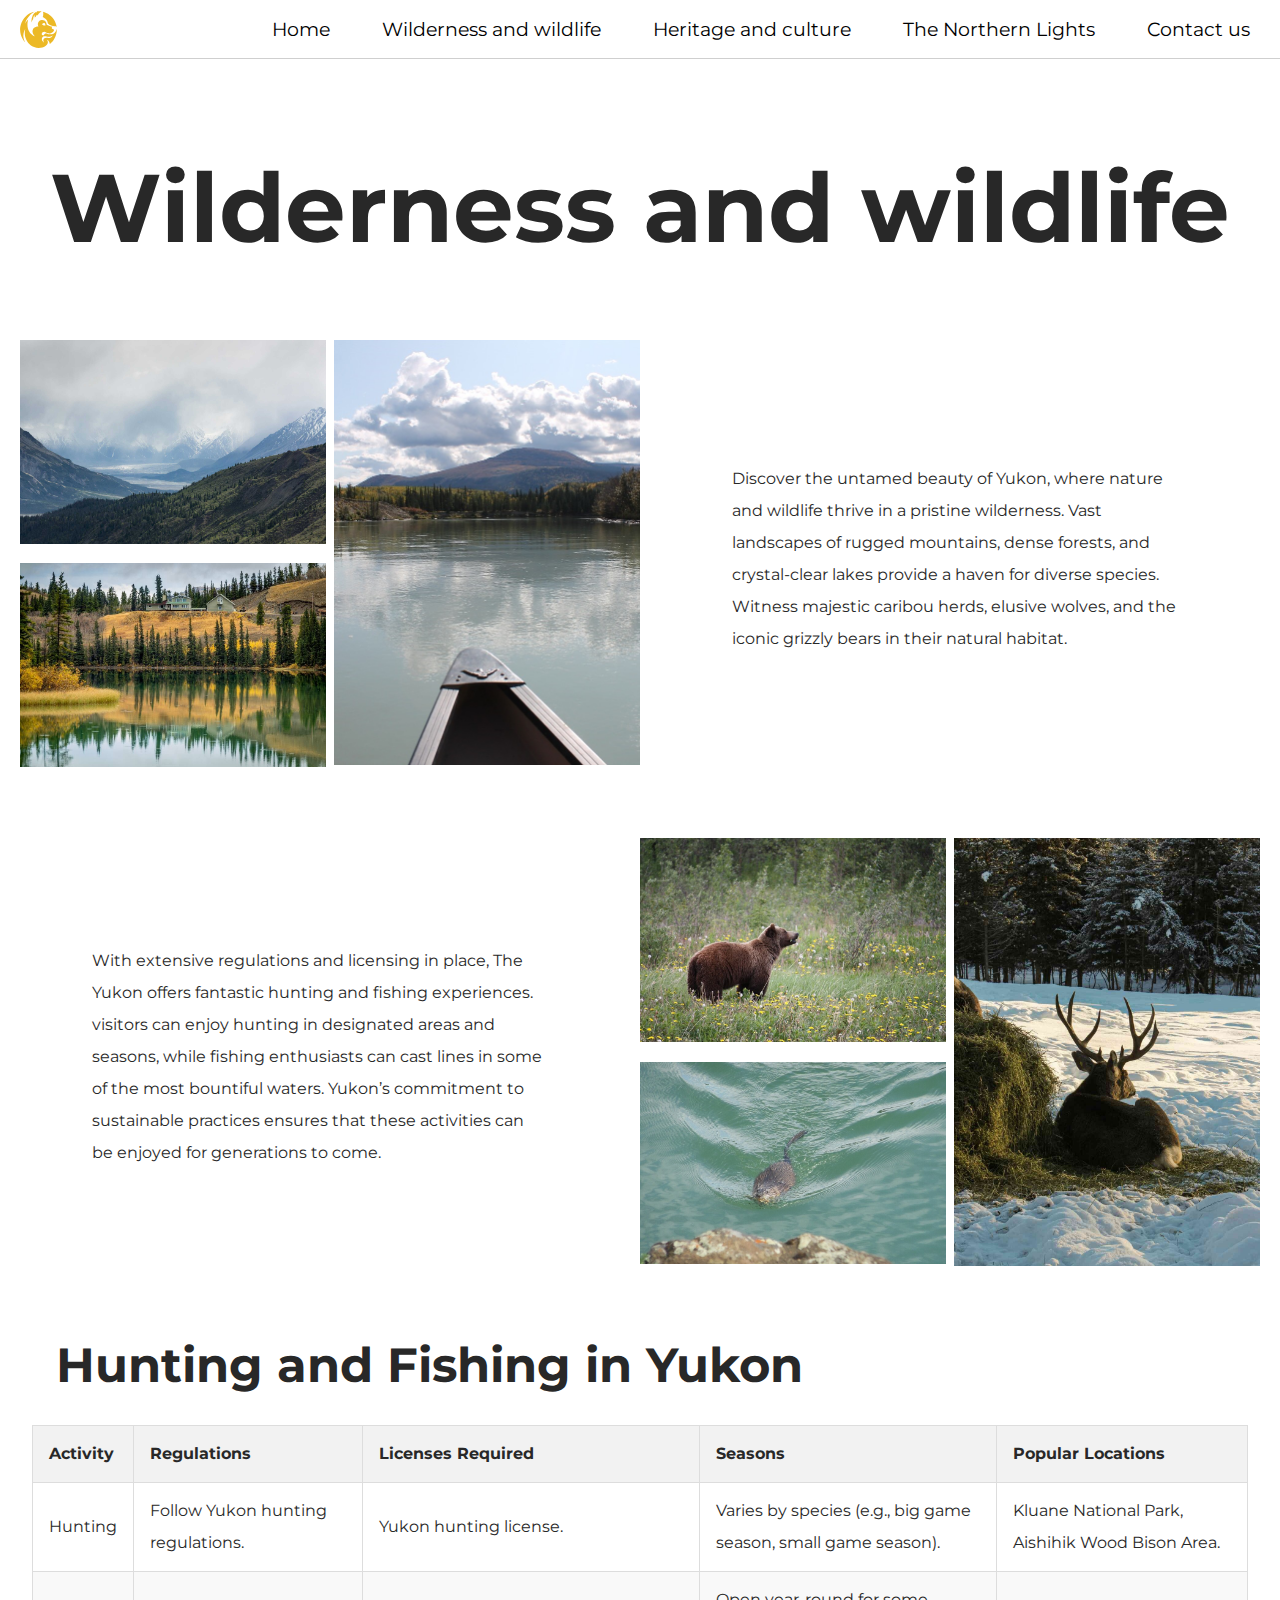
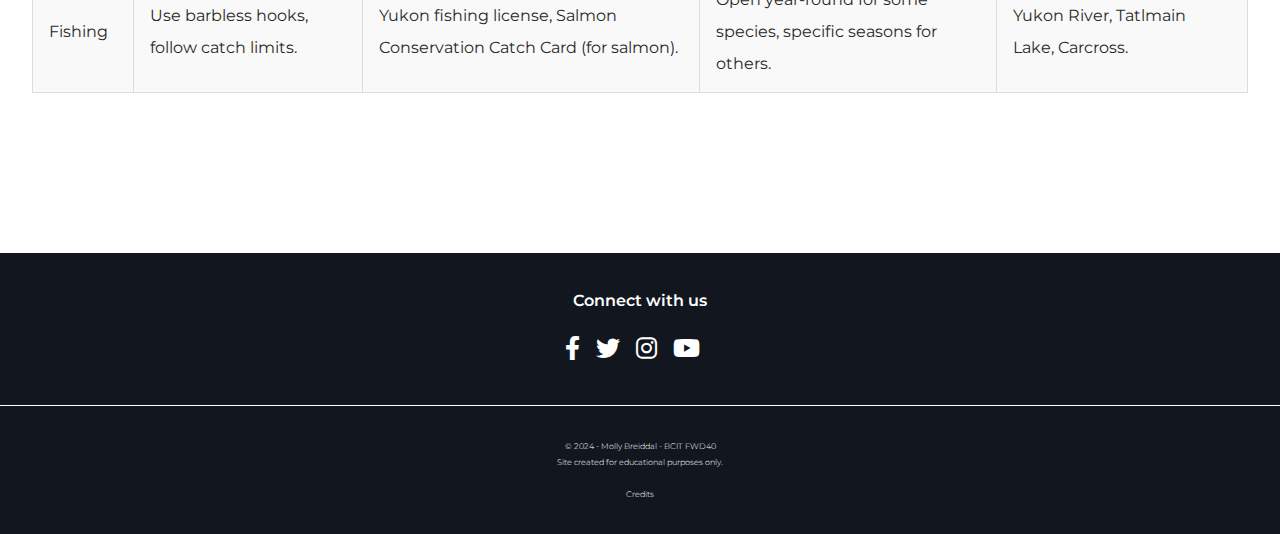
<file: wilderness.html>
<!doctype html>
<html lang="en">
<head>
	<meta charset="utf-8">
	<meta name="viewport" content="width=device-width,initial-scale=1">
    <title>Wilderness and wildlife | The Yukon</title>
    <link rel="icon" type="image/png" href="favicon-96x96.png" sizes="96x96" />
    <link rel="icon" type="image/svg+xml" href="favicon.svg" />
    <link rel="shortcut icon" href="favicon.ico" />
    <link rel="apple-touch-icon" sizes="180x180" href="apple-touch-icon.png" />
    <link rel="manifest" href="site.webmanifest" />
    <meta name="description" content="Whether you're an avid bird watcher, a passionate photographer, or simply a nature enthusiast, the Yukon's awe-inspiring scenery and rich biodiversity promise unforgettable encounters.">
    <meta name="keywords" content="Yukon, Canadian Territories, Yukon Tourism, Yukon Hunting & Fishing, Northern Lights tours">
    <meta http-equiv="Content-Type" content="text/html; charset=utf-8">
    <meta name="robots" content="index, follow">
    <meta name="language" content="English">
	<link rel="stylesheet" href="styles/normalize-fwd.css">
    <link rel="stylesheet" href="https://cdnjs.cloudflare.com/ajax/libs/font-awesome/6.0.0-beta3/css/all.min.css">
    <link rel="preconnect" href="https://fonts.googleapis.com">
    <link href="https://fonts.googleapis.com/css2?family=Epilogue:ital,wght@0,100..900;1,100..900&family=Montserrat:ital,wght@0,100..900;1,100..900&family=Roboto+Condensed:ital,wght@0,100..900;1,100..900&family=Source+Sans+3:ital,wght@0,200..900;1,200..900&display=swap" rel="stylesheet">
	<link rel="stylesheet" href="styles/general.css">
    <link rel="stylesheet" href="styles/wilderness.css">
	<script src="scripts/scripts.js" defer></script>
</head>

    <nav class="site-navigation" id="site-navigation">

        <a href="index.html" class="logo"><img src="favicon.svg" alt="Yellow malamute logo"></a>

        <button class="nav-button" id="nav-button">
            <div class="bar1"></div>
            <div class="bar2"></div>
            <div class="bar3"></div>
        </button>

        <ul class="nav" id="nav">
            <li>
                <a href="index.html">Home
                <span class="chevron"><i class="fa fa-chevron-right"></i></span></a>
            </li>
            <li>
                <a href="wilderness.html">Wilderness and wildlife
                <span class="chevron"><i class="fa fa-chevron-right"></i></span></a>
            </li>
            <li>
                <a href="heritage.html">Heritage and culture
                <span class="chevron"><i class="fa fa-chevron-right"></i></span></a>
            </li>
            <li>
                <a href="northern-lights.html">The Northern Lights
                <span class="chevron"><i class="fa fa-chevron-right"></i></span></a>
            </li>
            <li>
                <a href="contact.html">Contact us
                <span class="chevron"><i class="fa fa-chevron-right"></i></span></a>
            </li>
        </ul>        

    </nav>

    <header class="site-header">

        <h1>Wilderness and wildlife</h1>
        
    </header>

<main id="site-main">

    <div class="site-wrapper">

        <section>
            <article class="page-cards nature">
                
                <div class="grid-container">
                    <div><img src="media/yukon-mountain-range.jpg" alt="Montana Mountain"></div>
                    <div><img src="media/canoe-on-lake.jpg" alt="Canoe on a lake"></div>  
                    <div><img src="media/carcross-lake.jpg" alt="Carcross lake in autumn"></div>
                </div>

                <div class="content">
                    <p>Discover the untamed beauty of Yukon, where nature and wildlife thrive in a pristine wilderness. Vast landscapes of rugged mountains, dense forests, and crystal-clear lakes provide a haven for diverse species. Witness majestic caribou herds, elusive wolves, and the iconic grizzly bears in their natural habitat.</p>
                </div>

            </article>
            
            <article class="page-cards hunting">
                
                <div class="grid-container">
                    <div><img src="media/grizzly-in-field.jpg" alt="Grizzly bear standing in a grassy field"></div>
                    <div><img src="media/caribou.jpg" alt="Caribou resting against pile of hay"></div> 
                    <div><img src="media/beaver-swimming.jpg" alt="Beaver swimming towards shore"></div> 
                </div>

                <div class="content">
                    <p>With extensive regulations and licensing in place, The Yukon offers fantastic hunting and fishing experiences. visitors can enjoy hunting in designated areas and seasons, while fishing enthusiasts can cast lines in some of the most bountiful waters. Yukon’s commitment to sustainable practices ensures that these activities can be enjoyed for generations to come.</p>
                </div>
                
            </article>
        </section>

        <section class="license-table">
            <h2>Hunting and Fishing in Yukon</h2>
                <table>
                    <thead>
                        <tr>
                            <th>Activity</th>
                            <th>Regulations</th>
                            <th>Licenses Required</th>
                            <th>Seasons</th>
                            <th>Popular Locations</th>
                        </tr>
                    </thead>
                    <tbody>
                        <tr>
                            <td>Hunting</td>
                            <td>Follow Yukon hunting regulations.</td>
                            <td>Yukon hunting license.</td>
                            <td>Varies by species (e.g., big game season, small game season).</td>
                            <td>Kluane National Park, Aishihik Wood Bison Area.</td>
                        </tr>
                        <tr>
                            <td>Fishing</td>
                            <td>Use barbless hooks, follow catch limits.</td>
                            <td>Yukon fishing license, Salmon Conservation Catch Card (for salmon).</td>
                            <td>Open year-round for some species, specific seasons for others.</td>
                            <td>Yukon River, Tatlmain Lake, Carcross.</td>
                        </tr>
                    </tbody>
                </table>
        </section>
        
    </div>

</main>

<footer class="site-footer">
    <p>Connect with us</p>
    <nav class="footer-icons">
        <ul>
            <li><a href="http://www.facebook.com"><i class="fab fa-facebook-f"></i></a></li>
            <li><a href="http://www.twitter.com"><i class="fab fa-twitter"></i></a></li>
            <li><a href="http://www.instagram.com"><i class="fab fa-instagram"></i></a></li>
            <li><a href="http://www.youtube.com"><i class="fab fa-youtube"></i></a></li>
        </ul>
    </nav>

    <p class="copyright">© 2024 - Molly Breiddal - BCIT FWD40<br>
    Site created for educational purposes only.
    <br>
    <br>
    <a href="credits.html">Credits</a>
    </p>

</footer>

</div>


</html>
</file>
<file: styles/general.css>
html {
    scroll-behavior: smooth;
}

body {
	font-family: "Montserrat", sans-serif;
	font-size: 1rem;
	font-weight: 400;
	line-height: 2;
	color: #282828;
	background-color: #ffffff;
}

h1 {
	font-size: 2.5rem;
	margin: 7rem 1.5rem 2rem 1.5rem;
}

h2 {
    margin: 1.5rem;
    line-height: 1.5;
}

h3 {
    font-size: 1.5rem;
    line-height: 1.5;
}

h4,
h5,
h6 {
	margin: .5em 0;
	font-size: 1.75rem;
}

p {
	margin: 1.5rem;
}

a {
	text-decoration: none;
}


a:focus {
	outline: .0625rem #cfcfcf dotted;
}

.nav {
    list-style: none;
    padding: 0;
    margin: 0;
    display: none;
    flex-direction: column;
    position: absolute;
    top: 100%;
    left: 0;
    width: 100%;
    background: white;
}

.site-navigation {
    display: flex;
    justify-content: space-between;
    align-items: center;
    padding: .625rem 1.25rem;
    background: white;
    position: fixed;
    top: 0;
    width: 100%;
    z-index: 1000;
    border-bottom: .0625rem solid #cfcfcf;
    transition: background 0.2s ease;
}

.site-navigation.transparent { 
    background: rgba(255, 255, 255, 0);
    border-bottom: none;
}

.nav-button {
    cursor: pointer;
    background: none;
    border: none;
    display: flex;
    flex-direction: column;
    justify-content: space-around;
    width: 2rem;
    height: 1.5rem;
}

.bar1, .bar2, .bar3 {
    width: 100%;
    height: .125rem;
    background-color: #333;
    transition: 0.2s;
}

.change .bar1 {
    transform: rotate(-45deg) translate(-5px, 5px);
}

.change .bar2 {
    opacity: 0;
}

.change .bar3 {
    transform: rotate(45deg) translate(-5px, -5px);
}

.nav {
    list-style: none;
    padding: 0;
    margin: 0;
    flex-direction: column;
    position: absolute;
    top: 100%;
    left: 0;
    width: 100%;
    background: white;
    overflow: hidden;
}

.nav li {
    display: flex;
    justify-content: space-between;
    align-items: center;
}

.nav a {
    flex: 1;
    text-decoration: none;
    color: black;
    font-size: 1.2rem;
    padding: 1rem;
    display: block;
    border-bottom: solid .0625rem #cfcfcf;
    transition: .2s;
}

.chevron {
    position: absolute;
    right: 1rem;
}

.fa-chevron-right {
    font-size: 1rem;
    color: gray;
}

.logo {
    display: flex;
    justify-content: center;
    width: 15%;
}

.nav a:hover,
.nav a:focus,
.nav a:active {
    color: rgb(125, 125, 125);
    transition: .2s;
}

@media (min-width: 50rem) {

	h1 {
		font-size: 6rem;
		text-align: center;
		margin: 10rem 0 6rem 0;
	}

    .site-navigation {
        display: flex;
        flex-direction: row;
        align-items: center;
    }

    .nav-button {
        display: none;
    }

    .nav {
        display: flex;
        flex-direction: row;
        position: static;
        width: auto;
        opacity: 1;
        transition: none;
        overflow: visible;
        background-color: transparent;
    }

    .nav li {
        margin: 0 .625rem;
    }

    .nav a {
        padding: 0;
        border: none;
        font-size: 1.2rem;
        margin-left: 2rem;
    }

    .chevron {
        display: none;
    }

    .logo {
        width: 3%;
    }
}

.site-header {
    position: relative;
    display: flex;
    flex-direction: column;
    align-items: center;
}


.site-wrapper {
    background-color: #ffff;
}


h2 {
    font-size: 2rem;
    font-weight: 700;
}


.site-footer {
    display: flex;
    flex-direction: column;
    text-align: center;
    background-color: rgb(18, 23, 31);
    color: #ffff;
}

.footer-icons ul {
    display: flex;
    justify-content: center;
    list-style: none;
    padding: 0;
    margin: 0;
}

.footer-icons li {
    display: inline;
    margin: 0 1rem 2rem 0;
}

.footer-icons a {
    text-decoration: none;
    color: inherit;
    font-size: 1.5rem;
}

.footer-icons a:hover {
    color: rgb(170, 170, 170);
    transition: .2s;
}

footer p {
    padding: 2rem 0 0 0;
    margin: 0 0 0.5rem 0;
    font-weight: 600;
}

.copyright {
    border-top: #ffff .0625rem solid;
    padding-top: 2rem;
    width: 100%;
    font-size: .5rem;
    margin: 0 0 2rem 0;
    font-weight: 300;
}

.copyright a {
    color: #ffff;
}

.copyright a:hover {
    text-decoration: underline;
    color: rgb(170, 170, 170);
    transition: .2s;
}

footer {
    margin-top: 10rem;
}

@media (min-width: 50em) {

	.site-footer {
		display: flex;
		justify-content: space-between;
	}

}
</file>
<file: styles/index.css>
.site-wrapper {
	margin: 0 auto;
}

.aurora-bg {
    position: fixed;
    z-index: -1;
    top: 0;
    object-fit: cover;
    height: 50rem;
}

.intro {
    line-height: 1.2;
}

h1 {
    font-size: 4rem;
    text-align: left;
}

@media (min-width: 50rem) {
    
    .aurora-bg {
        width: 100vw;
    }

    h1 {
        font-size: 7rem;
    }
}

.fa-chevron-down {
    font-size: 1.5rem;
    color: white; 
    margin: 2rem;
}


.intro {
    text-shadow: .125rem .125rem .25rem rgba(0, 0, 0, 0.4);
}

.intro p {
    color: #ffff;
    margin: 2rem 2rem 16rem 2rem;
    font-size: 1.5rem;
    font-weight: 600;
}

.intro h1 {
    color: #ffff;
    margin: 10rem 2rem 2rem 2rem;
}

@media (min-width: 50rem) {

    .intro {
        line-height: 1.5;
    }

    .intro h1 {
        margin: 12rem 0 2rem 0;
    }

    .intro p {
        font-size: 3rem;
        margin: 0 0 14rem 0;
    }
}

.blurb, h2 {
    text-align: center;
    font-weight: bold;
    font-size: 1.5rem;
    margin: 1.5rem;
}

.blurb {
    padding-top: 2.5rem;
    font-weight: 600;
    line-height: 1.5;
}

h2 {
    font-size: 2rem;
    font-weight: 700;
    line-height: 1.2;
}

.page-cards {
    padding-bottom: 2rem;
}

.page-cards h3 {
    margin-left: 1.5rem;
}

.page-cards p {
    line-height: 2;
    margin: 1.5rem;
}

.card-button {
    background-color: rgb(236, 186, 38);
    padding: .5rem 1.2rem .5rem 1.6rem;
    border-radius: 15px;
    margin: 1.5rem 0 0 1.5rem;
    transition: background 0.2s ease;
    color: black;
    font-weight: 600;
}

.card-button:hover, .card-button:focus, .card-button:active  {
    background-color: rgb(234, 158, 35);
    transition: background 0.2s ease;
}

.card-button:visited {
    color: black;
}

.fa-arrow-right {
    margin-left: 0.5rem;
}

footer {
    margin-top: 0;
}

@media (min-width: 50rem) {

    .blurb, h2 {
        margin: auto;
        width: 60%;
        text-align: center;
        padding: 2.5rem;
    }
    
    .blurb {
        font-size: 2rem;
    }
    
    h2 {
        font-size: 3rem;
    }
    
    h3 {
        font-size: 2rem;
    }

    .page-cards {
        display: flex;
        align-items: center;
        margin: 2.5rem 0;
    }
    
    .page-cards img {
        width: 50rem;
        height: 30rem;
        object-fit: cover;
        height: auto;
        display: block;
    }
    
    .page-cards .content {
        padding-left: 1.5rem;
        width: 30rem;
    }
    
    .page-cards h3 {
        margin-top: 0;
    }
    
    .page-cards p {
        margin-bottom: .5rem;
    }
    
    .page-cards .card-button {
        display: inline-flex;
        align-items: center;
    }
    

    .page-cards.culture {
        flex-direction: row-reverse;
    }
    
    .page-cards.culture .content {
        padding-right: 2rem;
        padding-left: 0;
    }
    
    .page-cards.aurora {
        padding-bottom: 4rem;
        margin-bottom: 0;
    }

}
</file>
<file: styles/contact.css>
h1 {
	line-height: 1;
}

h3 {
	margin: 1.5rem;
}

.flex-container img {
	height: 25rem;
	width: 20rem;
	object-fit: cover;
}

article p {
    line-height: 2;
    margin: 1.5rem;
}

.contact {
    display: flex;
    justify-content: center;
    align-items: center;
}

form {
    display: flex;
    flex-direction: column;
    align-items: flex-start;
    width: 18rem;
}

fieldset {
    border: none;
    width: 100%;
}

label, input, textarea {
    width: 100%;
}

label {
    margin-bottom: .5rem; 
	font-weight: 600;
}

input, textarea {
	padding: 0.5rem;
    margin-bottom: 1rem;
	background-color: rgb(232, 232, 232);
	border-radius: 10px;
	border: none;
	box-shadow: inset 0 0 0 .0625rem rgb(85, 85, 85)
}

textarea {
    resize: vertical;
	height: 7rem;
}

input:focus, textarea:focus {
	box-shadow: inset 0 0 0 .125rem #000000;
	outline: none;
}

.contact button {
    margin: 1rem 0 4rem 1rem;
    padding: .5rem;
    font-size: 1rem;
    background-color: rgb(236, 186, 38);
	padding: .7rem 1.5rem .7rem 1.5rem;
    border-radius: 15px;
	font-weight: 600;
    border: none;
    cursor: pointer;
	transition: background 0.2s ease;
}

.contact button:hover, .contact button:focus, .contact button:active  {
    background-color: rgb(234, 158, 35);
    transition: background 0.2s ease;
}


@media (min-width: 50rem) {

	h3 {
		font-size: 3rem;
	}

	.flex-container {
		display: flex;
		align-items: flex-start;
		gap: 1.5rem;
	}
	
	.flex-container img {
		width: 50rem;
		height: 30rem;
		object-fit: cover;
		height: auto;
		display: block;
		margin-bottom: 10rem;
	}

	
	form {
		width: 60%;
	}

	.content, .contact {
		margin: 0 0 1rem 1rem;
	}

	.contact {
		display: flex;
		justify-content: left;
		margin-left: 1.5rem;
		width: 90%;
	}
	
	article .content {
		width: 30rem;
	}


	form {
		display: flex;
		align-items: flex-start;
	}
	
	label {
		margin-bottom: .5rem;
	}
	
	input, textarea {
		width: 100%;
		margin-bottom: 1rem;
	}
	
	button {
		align-self: flex-start;
	}
	

}
</file>
<file: styles/heritage.css>
h1 {
    line-height: 1;
    margin-bottom: 2rem;
}

.page-cards {
    padding-bottom: 2rem;
}

.page-cards h3 {
    margin-left: 1.5rem;
}

.page-cards p {
    line-height: 2;
    margin: 1.5rem;
}

@media (min-width: 50rem) {

    
    h1 {
        line-height: 1;
        margin-bottom: 4rem;
    }

    h2 {
        font-size: 3rem;
    }
    
    h3 {
        font-size: 2rem;
    }

    .page-cards {
        display: flex;
        align-items: center;
        padding: 1.25rem;
        margin-bottom: 1.25rem;
        gap: 1.25rem;
    }

    .page-cards.content {
        width: 40%;
    }


    .page-cards.earlyhistory, .page-cards.government {
        flex-direction: row-reverse;
    }

    .page-cards img {
        width: 30rem;
        height: 25rem;
        display: block;
        object-fit: cover;
    }

}
</file>
<file: styles/northern-lights.css>
h1 {
    line-height: 1;
}

h3 {
    margin: 1.5rem;
}

.tours {
    display: flex;
    justify-content: center;
    align-items: center;
    margin: 0;
}

.tours p {
    margin: 1.5rem;
}

.tours button {
    margin: 1rem 0 4rem 1rem;
    padding: .5rem;
    font-size: 1rem;
    background-color: rgb(236, 186, 38);
	padding: .7rem 1.5rem .7rem 1.5rem;
    border-radius: 15px;
	font-weight: 600;
    border: none;
    cursor: pointer;
	transition: background 0.2s ease;
}

.tours button:hover, .contact button:focus, .contact button:active  {
    background-color: rgb(234, 158, 35);
    transition: background 0.2s ease;
}


@media (min-width: 50rem) {
    
    h1 {
        margin-bottom: 3rem;
    }

    .site-header p {
        width: 60%;
    }
    
    h2 {
        text-align: center;
        margin-bottom: 1.5rem;
    }

    .grid-container {
        display: grid;
        grid-template-columns: repeat(3, 1fr);
        gap: 3rem;
        width: 70%;
        padding: 1.25rem;
        box-sizing: border-box;
    }

    .grid-item {
        box-shadow: 0 .15rem .25rem rgba(0, 0, 0, 0.2);
        border-radius: .5rem;
        transition: 0.2s ease;
    }

    .grid-item:hover {
        box-shadow: 0 .15rem .25rem rgba(0, 0, 0, 0.4);
        transition: 0.2s ease;
    }

    .grid-item img {
        width: 100%;
        height: 22rem;
        object-fit: cover;
    }

    .tours button {
        margin: 2rem;
    }
}
</file>
<file: styles/wilderness.css>
h1 {
    line-height: 1;
}

p {
    margin: 1.5rem;
}

table {
    width: 100%;
    border-collapse: collapse;
    margin: 1.25rem 0;
    font-size: 1rem;
    text-align: left;
    overflow-x: auto;
    display: block;
}

th, td {
    padding: .75rem 1rem;
    border: .0625rem solid #ddd;
}

th {
    background-color: #f2f2f2;
    font-weight: bold;
}

tr:nth-child(even) {
    background-color: #f9f9f9;
}

@media (min-width: 50rem) {

    h1 {
        line-height: 1;
        margin-bottom: 4rem;
    }

    h2 {
        font-size: 3rem;
    }
    
    h3 {
        font-size: 2rem;
    }

    .page-cards {
        display: flex;
        align-items: stretch;
        padding: 1.25rem;
        margin-bottom: 1.25rem;
        gap: 1.25rem;
    }

    .grid-container {
        display: grid;
        grid-template-columns: repeat(2, 1fr);
        gap: .5rem;
        width: 50%;
    }

    .grid-container div:nth-child(2) {
        grid-row: span 2;
    }

    .page-cards .content {
        flex: 1;
        display: flex;
        align-items: center;
        margin: 3rem;
    }

    .page-cards img {
        width: 100%;
        height: auto;
    }

    .page-cards.hunting {
        flex-direction: row-reverse;
    }

    .license-table {
        margin: 2rem;
    }
}
</file>
